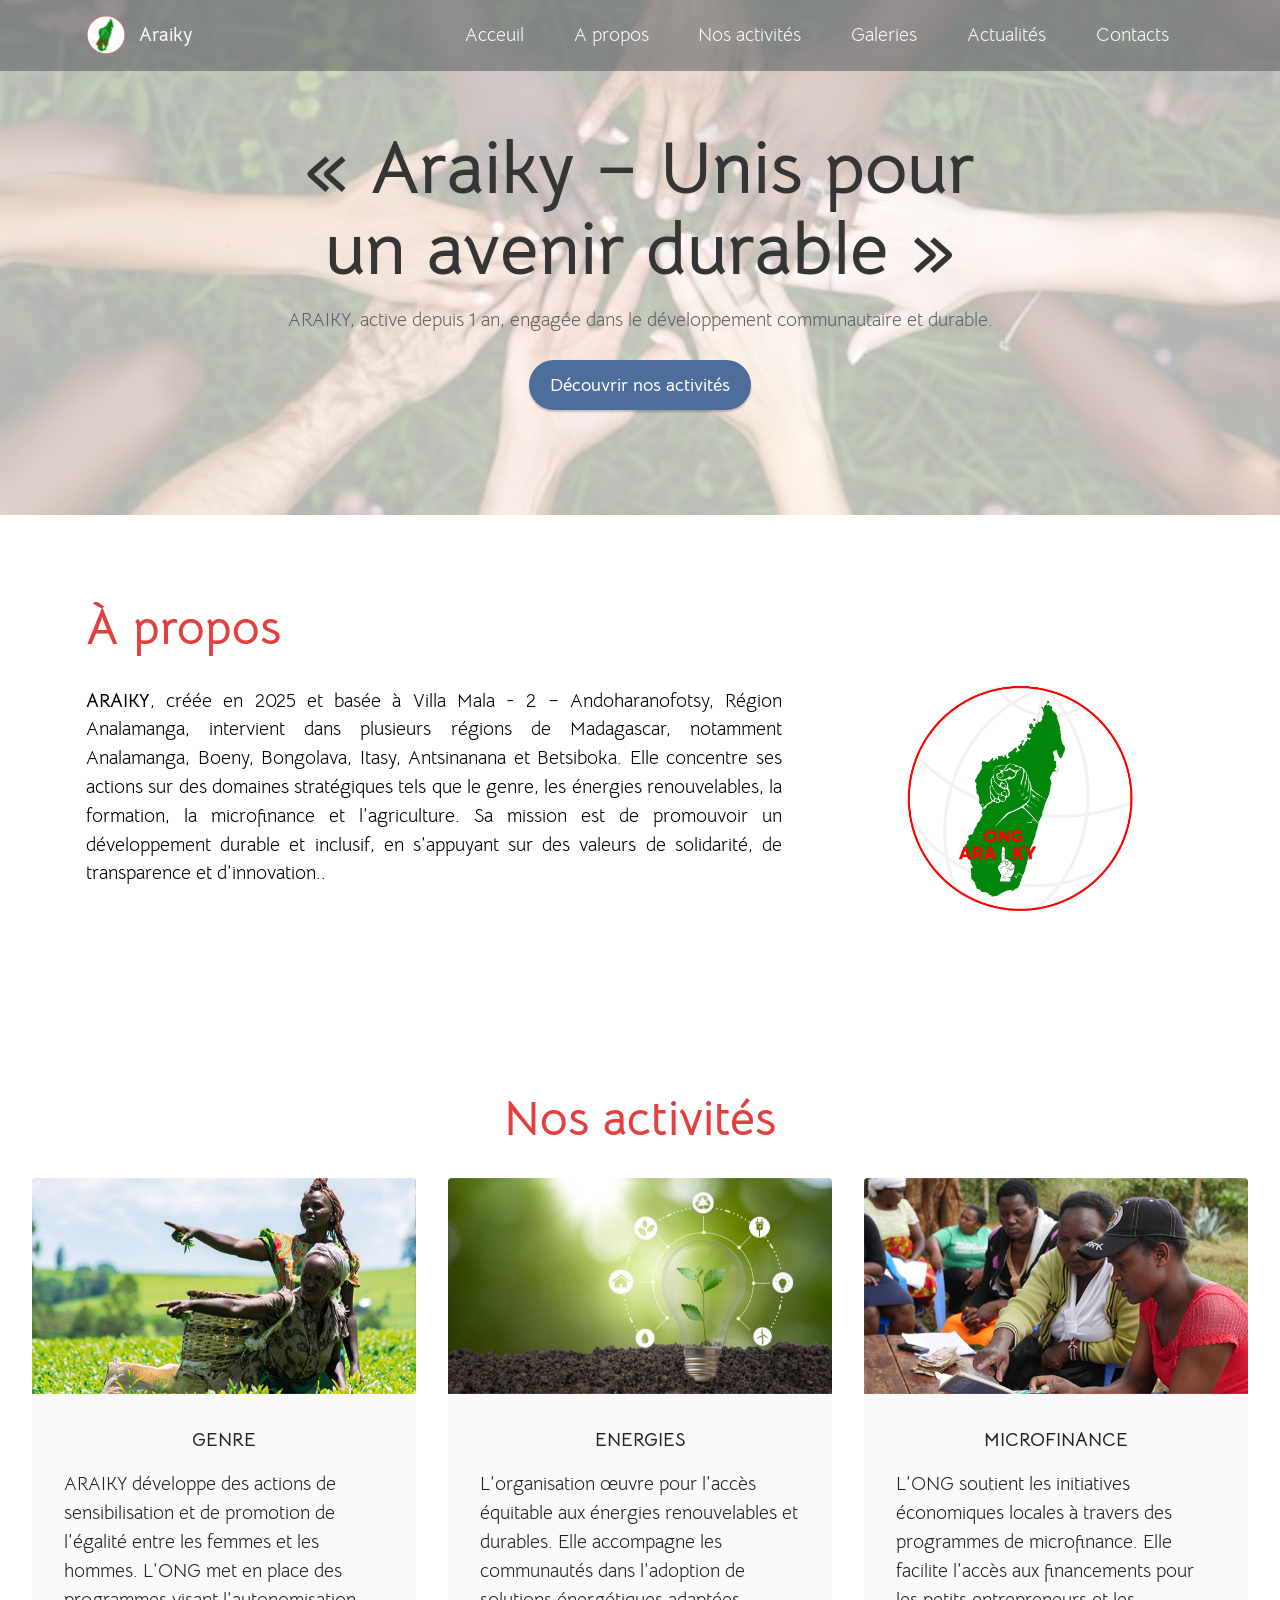
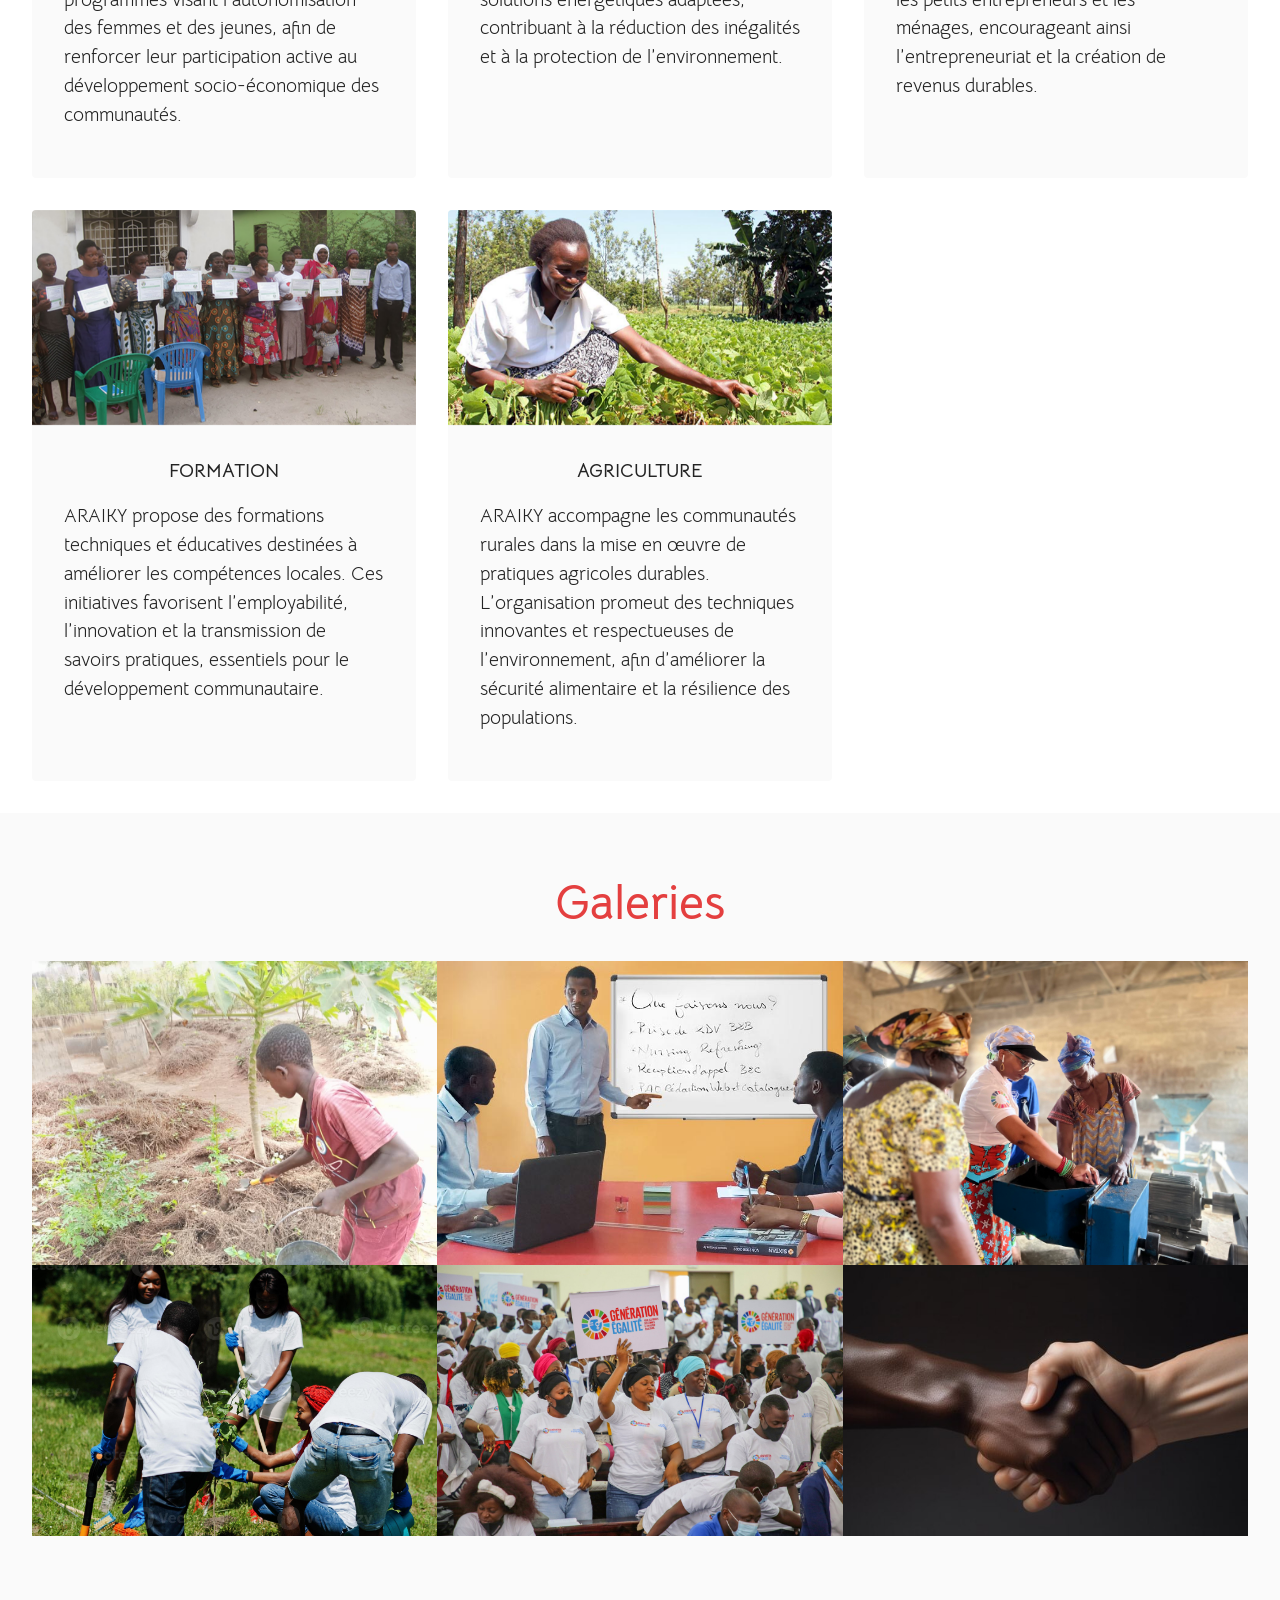
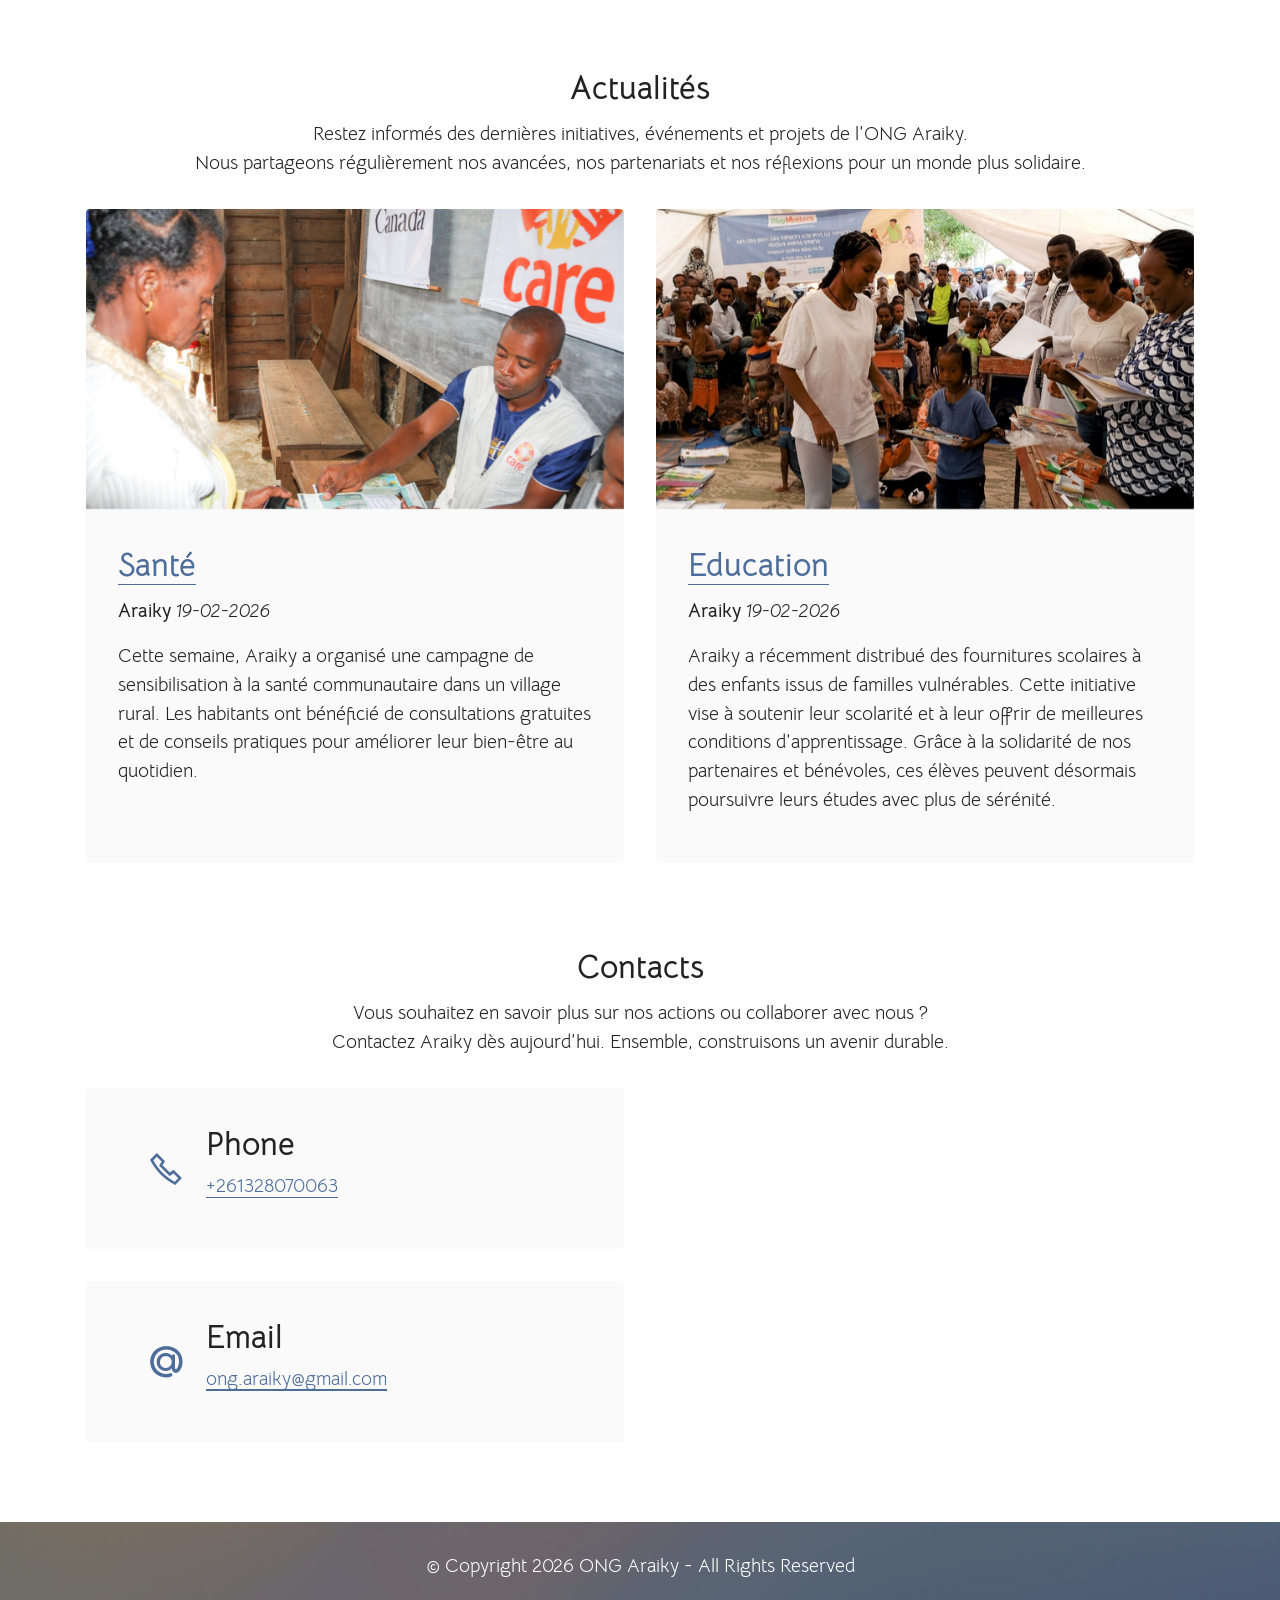
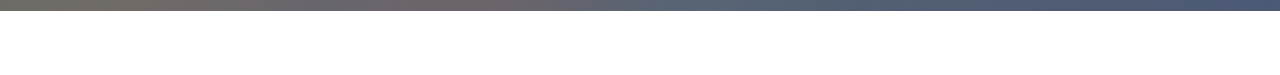
<file: index.html>
<!DOCTYPE html>
<html  >
<head>
  <!-- Site made with Mobirise Website Builder v6.1.5, https://mobirise.com -->
  <meta charset="UTF-8">
  <meta http-equiv="X-UA-Compatible" content="IE=edge">
  <meta name="generator" content="Mobirise v6.1.5, mobirise.com">
  <meta name="viewport" content="width=device-width, initial-scale=1, minimum-scale=1">
  <link rel="shortcut icon" href="assets/images/logo-araiky-transparent.png" type="image/x-icon">
  <meta name="description" content="">
  
  
  <title>Acceuil</title>
  <link rel="stylesheet" href="assets/web/assets/mobirise-icons2/mobirise2.css">
  <link rel="stylesheet" href="assets/bootstrap/css/bootstrap.min.css">
  <link rel="stylesheet" href="assets/animatecss/animate.css">
  <link rel="stylesheet" href="assets/dropdown/css/style.css">
  <link rel="stylesheet" href="assets/socicon/css/styles.css">
  <link rel="stylesheet" href="assets/theme/css/style.css">
  <link rel="preload" href="https://fonts.googleapis.com/css?family=Bellota+Text:300,300i,400,400i,700,700i&display=swap" as="style" onload="this.onload=null;this.rel='stylesheet'">
  <noscript><link rel="stylesheet" href="https://fonts.googleapis.com/css?family=Bellota+Text:300,300i,400,400i,700,700i&display=swap"></noscript>
  <link rel="preload" as="style" href="assets/mobirise/css/mbr-additional.css?v=8I8R9M"><link rel="stylesheet" href="assets/mobirise/css/mbr-additional.css?v=8I8R9M" type="text/css">

  
  
  
</head>
<body>
  
  <section data-bs-version="5.1" class="menu menu1 cid-sFGMsvHDIa" once="menu" id="menu1-1">
    

    <nav class="navbar navbar-dropdown navbar-expand-lg">
        <div class="container">
            <div class="navbar-brand">
                <span class="navbar-logo">
                    <a href="https://mobiri.se">
                        <img src="assets/images/logo-araiky-transparent-1.png" alt="Mobirise Website Builder" style="height: 3rem;">
                    </a>
                </span>
                <span class="navbar-caption-wrap"><a class="navbar-caption text-white display-7" href="https://mobiri.se">Araiky</a></span>
            </div>
            <button class="navbar-toggler" type="button" data-toggle="collapse" data-bs-toggle="collapse" data-target="#navbarSupportedContent" data-bs-target="#navbarSupportedContent" aria-controls="navbarNavAltMarkup" aria-expanded="false" aria-label="Toggle navigation">
                <div class="hamburger">
                    <span></span>
                    <span></span>
                    <span></span>
                    <span></span>
                </div>
            </button>
            <div class="collapse navbar-collapse" id="navbarSupportedContent">
                <ul class="navbar-nav nav-dropdown nav-right" data-app-modern-menu="true"><li class="nav-item"><a class="nav-link link text-white text-primary display-7" href="Acceuil.html#header1-0">Acceuil</a></li><li class="nav-item"><a class="nav-link link text-white text-primary display-7" href="index.html#features12-6">A propos</a></li>
                    <li class="nav-item"><a class="nav-link link text-white text-primary display-7" href="index.html#gallery3-4">Nos activités</a></li><li class="nav-item"><a class="nav-link link text-white text-primary display-7" href="index.html#gallery4-b">Galeries</a></li><li class="nav-item"><a class="nav-link link text-white text-primary display-7" href="index.html#content1-2">Actualités</a></li>
                    <li class="nav-item"><a class="nav-link link text-white text-primary display-7" href="index.html#footer7-8">Contacts</a>
                    </li></ul>
                
                
            </div>
        </div>
    </nav>
</section>

<section data-bs-version="5.1" class="header1 cid-sFGMfPD7iT" id="header1-0">

    

    <div class="mbr-overlay" style="opacity: 0.7; background-color: rgb(255, 255, 255);"></div>

    <div class="container">
        <div class="row justify-content-center">
            <div class="col-12 col-lg-8">
                <h1 class="mbr-section-title mbr-fonts-style mb-3 display-1"><strong>« Araiky – Unis pour un avenir durable »</strong></h1>
                
                <p class="mbr-text mbr-fonts-style display-7">ARAIKY, active depuis 1 an, engagée dans le développement communautaire et durable.<br></p>
                <div class="mbr-section-btn mt-3"><a class="btn btn-primary display-4" href="index.html#gallery4-b">Découvrir nos activités</a></div>
            </div>
        </div>
    </div>
</section>

<section data-bs-version="5.1" class="features11 cid-sFGOTvnvck" id="features12-6">

    
    
    <div class="container">
        <div class="row align-items-center">
            <div class="col-12 col-lg">
                <div class="card-wrapper">
                    <div class="card-box">
                        <h4 class="card-title mbr-fonts-style mb-4 display-2"><strong>À propos</strong></h4>
                        <p class="mbr-text mbr-fonts-style mb-4 display-7"><strong>ARAIKY</strong>, créée en 2025 et basée à Villa Mala - 2 – Andoharanofotsy, Région Analamanga, intervient dans plusieurs régions de Madagascar, notamment Analamanga, Boeny, Bongolava, Itasy, Antsinanana et Betsiboka. Elle concentre ses actions sur des domaines stratégiques tels que le genre, les énergies renouvelables, la formation, la microfinance et l’agriculture. Sa mission est de promouvoir un développement durable et inclusif, en s’appuyant sur des valeurs de solidarité, de transparence et d’innovation..<br><br><br><br></p>
                        
                        
                    </div>
                </div>
            </div>
            <div class="col-12 col-lg-4 md-pb">
                <div class="image-wrapper">
                    <img src="assets/images/logo-araiky-1.png" alt="Mobirise Website Builder">
                </div>
            </div>
        </div>
    </div>
</section>

<section data-bs-version="5.1" class="gallery3 cid-vbFAHdIgJz" id="gallery3-4">
    
    
    <div class="container-fluid">
        <div class="mbr-section-head">
            <h4 class="mbr-section-title mbr-fonts-style align-center mb-0 display-2">
                <strong>Nos activités</strong></h4>
            
        </div>
        <div class="row mt-4">
            
            <div class="item features-image col-12 col-md-6 col-lg-4 active">
                <div class="item-wrapper">
                    <div class="item-img">
                        <img src="assets/images/inclu.png" alt="" data-slide-to="0" data-bs-slide-to="0">
                    </div>
                    <div class="item-content">
                        <h5 class="item-title mbr-fonts-style display-7"><strong>GENRE</strong></h5>
                        
                        <p class="mbr-text mbr-fonts-style mt-3 display-7">ARAIKY développe des actions de sensibilisation et de promotion de l’égalité entre les femmes et les hommes. L’ONG met en place des programmes visant l’autonomisation des femmes et des jeunes, afin de renforcer leur participation active au développement socio-économique des communautés.<br></p>
                    </div>
                    
                </div>
            </div>
            <div class="item features-image col-12 col-md-6 col-lg-4">
                <div class="item-wrapper">
                    <div class="item-img">
                        <img src="assets/images/energie.jpg" alt="" data-slide-to="1" data-bs-slide-to="1">
                    </div>
                    <div class="item-content">
                        <h5 class="item-title mbr-fonts-style display-7"><strong>ENERGIES</strong></h5>
                        
                        <p class="mbr-text mbr-fonts-style mt-3 display-7">L’organisation œuvre pour l’accès équitable aux énergies renouvelables et durables. Elle accompagne les communautés dans l’adoption de solutions énergétiques adaptées, contribuant à la réduction des inégalités et à la protection de l’environnement.<br></p>
                    </div>
                    
                </div>
            </div>
            <div class="item features-image col-12 col-md-6 col-lg-4">
                <div class="item-wrapper">
                    <div class="item-img">
                        <img src="assets/images/microfin.png" alt="" title="" data-slide-to="2" data-bs-slide-to="2">
                    </div>
                    <div class="item-content">
                        <h5 class="item-title mbr-fonts-style display-7"><strong>MICROFINANCE</strong></h5>
                        
                        <p class="mbr-text mbr-fonts-style mt-3 display-7">L’ONG soutient les initiatives économiques locales à travers des programmes de microfinance. Elle facilite l’accès aux financements pour les petits entrepreneurs et les ménages, encourageant ainsi l’entrepreneuriat et la création de revenus durables.<br></p>
                    </div>
                    
                </div>
            </div><div class="item features-image col-12 col-md-6 col-lg-4">
                <div class="item-wrapper">
                    <div class="item-img">
                        <img src="assets/images/format.png" alt="" title="" data-slide-to="3" data-bs-slide-to="3">
                    </div>
                    <div class="item-content">
                        <h5 class="item-title mbr-fonts-style display-7"><strong>FORMATION</strong></h5>
                        
                        <p class="mbr-text mbr-fonts-style mt-3 display-7">ARAIKY propose des formations techniques et éducatives destinées à améliorer les compétences locales. Ces initiatives favorisent l’employabilité, l’innovation et la transmission de savoirs pratiques, essentiels pour le développement communautaire.<br></p>
                    </div>
                    
                </div>
            </div><div class="item features-image col-12 col-md-6 col-lg-4">
                <div class="item-wrapper">
                    <div class="item-img">
                        <img src="assets/images/agri.png" alt="" title="" data-slide-to="4" data-bs-slide-to="4">
                    </div>
                    <div class="item-content">
                        <h5 class="item-title mbr-fonts-style display-7"><strong>AGRICULTURE</strong></h5>
                        
                        <p class="mbr-text mbr-fonts-style mt-3 display-7">ARAIKY accompagne les communautés rurales dans la mise en œuvre de pratiques agricoles durables. L’organisation promeut des techniques innovantes et respectueuses de l’environnement, afin d’améliorer la sécurité alimentaire et la résilience des populations.<br></p>
                    </div>
                    
                </div>
            </div>
        </div>
    </div>
</section>

<section data-bs-version="5.1" class="gallery4 mbr-gallery cid-sFGSX04rSl" id="gallery4-b">
    

    

    <div class="container-fluid">
        <div class="mbr-section-head">
            <h3 class="mbr-section-title mbr-fonts-style align-center m-0 display-2"><strong>Galeries</strong></h3>
            
        </div>
        <div class="row mbr-gallery mt-4">
            <div class="col-12 col-md-6 col-lg-4 item gallery-image">
                <div class="item-wrapper" data-toggle="modal" data-bs-toggle="modal" data-target="#vf4kYavJyF-modal" data-bs-target="#vf4kYavJyF-modal">
                    <img class="w-100" src="assets/images/37ef01ee-b903-4f22-8502-04e2b8e76fda.jpeg" alt="" data-slide-to="0" data-bs-slide-to="0" data-target="#lb-vf4kYavJyF" data-bs-target="#lb-vf4kYavJyF">
                    <div class="icon-wrapper">
                        <span class="mobi-mbri mobi-mbri-search mbr-iconfont mbr-iconfont-btn"></span>
                    </div>
                </div>
                
            </div>
            <div class="col-12 col-md-6 col-lg-4 item gallery-image">
                <div class="item-wrapper" data-toggle="modal" data-bs-toggle="modal" data-target="#vf4kYavJyF-modal" data-bs-target="#vf4kYavJyF-modal">
                    <img class="w-100" src="assets/images/formationpro.jpg" alt="" data-slide-to="1" data-bs-slide-to="1" data-target="#lb-vf4kYavJyF" data-bs-target="#lb-vf4kYavJyF">
                    <div class="icon-wrapper">
                        <span class="mobi-mbri mobi-mbri-search mbr-iconfont mbr-iconfont-btn"></span>
                    </div>
                </div>
                
            </div>
            <div class="col-12 col-md-6 col-lg-4 item gallery-image">
                <div class="item-wrapper" data-toggle="modal" data-bs-toggle="modal" data-target="#vf4kYavJyF-modal" data-bs-target="#vf4kYavJyF-modal">
                    <img class="w-100" src="assets/images/53597784047-56539a16d4-k.jpg" alt="" data-slide-to="2" data-bs-slide-to="2" data-target="#lb-vf4kYavJyF" data-bs-target="#lb-vf4kYavJyF">
                    <div class="icon-wrapper">
                        <span class="mobi-mbri mobi-mbri-search mbr-iconfont mbr-iconfont-btn"></span>
                    </div>
                </div>
                
            </div>
            <div class="col-12 col-md-6 col-lg-4 item gallery-image">
                <div class="item-wrapper" data-toggle="modal" data-bs-toggle="modal" data-target="#vf4kYavJyF-modal" data-bs-target="#vf4kYavJyF-modal">
                    <img class="w-100" src="assets/images/group-of-happy-african-volunteers-planting-tree-in-park-africa-volunteering-charity-people-and-ecology-concept-photo.jpg" alt="" data-slide-to="3" data-bs-slide-to="3" data-target="#lb-vf4kYavJyF" data-bs-target="#lb-vf4kYavJyF">
                    <div class="icon-wrapper">
                        <span class="mobi-mbri mobi-mbri-search mbr-iconfont mbr-iconfont-btn"></span>
                    </div>
                </div>
                
            </div><div class="col-12 col-md-6 col-lg-4 item gallery-image">
                <div class="item-wrapper" data-toggle="modal" data-bs-toggle="modal" data-target="#vf4kYavJyF-modal" data-bs-target="#vf4kYavJyF-modal">
                    <img class="w-100" src="assets/images/ph.femmes-egalite-de-genre-scaled.jpg" alt="" data-slide-to="4" data-bs-slide-to="4" data-target="#lb-vf4kYavJyF" data-bs-target="#lb-vf4kYavJyF">
                    <div class="icon-wrapper">
                        <span class="mobi-mbri mobi-mbri-search mbr-iconfont mbr-iconfont-btn"></span>
                    </div>
                </div>
                
            </div><div class="col-12 col-md-6 col-lg-4 item gallery-image">
                <div class="item-wrapper" data-toggle="modal" data-bs-toggle="modal" data-target="#vf4kYavJyF-modal" data-bs-target="#vf4kYavJyF-modal">
                    <img class="w-100" src="assets/images/two-hands-shaking-with-one-another-664644.jpg" alt="" data-slide-to="5" data-bs-slide-to="5" data-target="#lb-vf4kYavJyF" data-bs-target="#lb-vf4kYavJyF">
                    <div class="icon-wrapper">
                        <span class="mobi-mbri mobi-mbri-search mbr-iconfont mbr-iconfont-btn"></span>
                    </div>
                </div>
                
            </div>
        </div>

        <div class="modal mbr-slider" tabindex="-1" role="dialog" aria-hidden="true" id="vf4kYavJyF-modal">
            <div class="modal-dialog" role="document">
                <div class="modal-content">
                    <div class="modal-body">
                        <div class="carousel slide" id="lb-vf4kYavJyF" data-interval="5000" data-bs-interval="5000">
                            <div class="carousel-inner">
                                <div class="carousel-item active">
                                    <img class="d-block w-100" src="assets/images/37ef01ee-b903-4f22-8502-04e2b8e76fda.jpeg" alt="Mobirise Website Builder">
                                </div>
                                <div class="carousel-item">
                                    <img class="d-block w-100" src="assets/images/formationpro.jpg" alt="Mobirise Website Builder">
                                </div>
                                <div class="carousel-item">
                                    <img class="d-block w-100" src="assets/images/53597784047-56539a16d4-k.jpg" alt="Mobirise Website Builder">
                                </div>
                                <div class="carousel-item">
                                    <img class="d-block w-100" src="assets/images/group-of-happy-african-volunteers-planting-tree-in-park-africa-volunteering-charity-people-and-ecology-concept-photo.jpg" alt="Mobirise Website Builder">
                                </div><div class="carousel-item">
                                    <img class="d-block w-100" src="assets/images/ph.femmes-egalite-de-genre-scaled.jpg" alt="Mobirise Website Builder">
                                </div><div class="carousel-item">
                                    <img class="d-block w-100" src="assets/images/two-hands-shaking-with-one-another-664644.jpg" alt="Mobirise Website Builder">
                                </div>
                            </div>
                            <ol class="carousel-indicators">
                                <li data-slide-to="0" data-bs-slide-to="0" class="active" data-target="#lb-vf4kYavJyF" data-bs-target="#lb-vf4kYavJyF"></li>
                                <li data-slide-to="1" data-bs-slide-to="1" data-target="#lb-vf4kYavJyF" data-bs-target="#lb-vf4kYavJyF"></li>
                                <li data-slide-to="2" data-bs-slide-to="2" data-target="#lb-vf4kYavJyF" data-bs-target="#lb-vf4kYavJyF"></li>
                                <li data-slide-to="3" data-bs-slide-to="3" data-target="#lb-vf4kYavJyF" data-bs-target="#lb-vf4kYavJyF"></li><li data-slide-to="4" data-bs-slide-to="4" data-target="#lb-vf4kYavJyF" data-bs-target="#lb-vf4kYavJyF"></li><li data-slide-to="5" data-bs-slide-to="5" data-target="#lb-vf4kYavJyF" data-bs-target="#lb-vf4kYavJyF"></li>
                            </ol>
                            <a role="button" href="" class="close" data-dismiss="modal" data-bs-dismiss="modal" aria-label="Close">
                            </a>
                            <a class="carousel-control-prev carousel-control" role="button" data-slide="prev" data-bs-slide="prev" href="#lb-vf4kYavJyF">
                                <span class="mobi-mbri mobi-mbri-arrow-prev" aria-hidden="true"></span>
                                <span class="sr-only visually-hidden">Previous</span>
                            </a>
                            <a class="carousel-control-next carousel-control" role="button" data-slide="next" data-bs-slide="next" href="#lb-vf4kYavJyF">
                                <span class="mobi-mbri mobi-mbri-arrow-next" aria-hidden="true"></span>
                                <span class="sr-only visually-hidden">Next</span>
                            </a>
                        </div>
                    </div>
                </div>
            </div>
        </div>
    </div>
</section>

<section data-bs-version="5.1" class="content1 cid-vbEWG5GuPE" id="content1-2">
    
    
    <div class="container">
        <div class="mbr-section-head">
            <h4 class="mbr-section-title mbr-fonts-style align-center mb-0 display-5"><strong>Actualités</strong></h4>
            <h5 class="mbr-section-subtitle mbr-fonts-style align-center mb-0 mt-2 display-7">Restez informés des dernières initiatives, événements et projets de l’ONG Araiky.<div>Nous partageons régulièrement nos avancées, nos partenariats et nos réflexions pour un monde plus solidaire.</div></h5>
        </div>
        <div class="row mt-4">
            <div class="item features-image col-12 col-md-6 col-lg-6">
                <div class="item-wrapper">
                    <div class="item-img">
                        <img src="assets/images/r.jpg" alt="Mobirise Website Builder" title="">
                    </div>
                    <div class="item-content">
                        <h5 class="item-title mbr-fonts-style display-5"><a href="#top" class="text-primary"><strong>Santé</strong></a></h5>
                        <h6 class="item-subtitle mbr-fonts-style mt-1 display-7"><strong>Araiky</strong><em> 19-02-2026</em></h6>
                        <p class="mbr-text mbr-fonts-style mt-3 display-7">Cette semaine, Araiky a organisé une campagne de sensibilisation à la santé communautaire dans un village rural. Les habitants ont bénéficié de consultations gratuites et de conseils pratiques pour améliorer leur bien-être au quotidien.</p>
                    </div>
                    
                </div>
            </div>
            <div class="item features-image col-12 col-md-6 col-lg-6">
                <div class="item-wrapper">
                    <div class="item-img">
                        <img src="assets/images/learning-packets-distribution-2.jpg" alt="Mobirise Website Builder" title="">
                    </div>
                    <div class="item-content">
                        <h5 class="item-title mbr-fonts-style display-5"><a href="#top" class="text-primary"><strong>Education</strong></a></h5>
                        <h6 class="item-subtitle mbr-fonts-style mt-1 display-7"><strong style="">Araiky</strong><em>&nbsp;19-02-2026</em></h6>
                        <p class="mbr-text mbr-fonts-style mt-3 display-7">Araiky a récemment distribué des fournitures scolaires à des enfants issus de familles vulnérables. Cette initiative vise à soutenir leur scolarité et à leur offrir de meilleures conditions d’apprentissage. Grâce à la solidarité de nos partenaires et bénévoles, ces élèves peuvent désormais poursuivre leurs études avec plus de sérénité.<br></p>
                    </div>
                    
                </div>
            </div>


        </div>
    </div>
</section>

<section data-bs-version="5.1" class="contacts3 map1 cid-vbF0S3ANHe" id="contacts3-3">

    

    
    
    <div class="container">
        <div class="mbr-section-head">
            <h3 class="mbr-section-title mbr-fonts-style align-center mb-0 display-5">
                <strong>Contacts</strong>
            </h3>
            <h4 class="mbr-section-subtitle mbr-fonts-style align-center mb-0 mt-2 display-7">Vous souhaitez en savoir plus sur nos actions ou collaborer avec nous ?<div>Contactez Araiky dès aujourd’hui. Ensemble, construisons un avenir durable.</div></h4>
        </div>
        <div class="row justify-content-center mt-4">
            <div class="card col-12 col-md-6">
                <div class="card-wrapper">
                    <div class="image-wrapper">
                        <span class="mbr-iconfont mobi-mbri-phone mobi-mbri"></span>
                    </div>
                    <div class="text-wrapper">
                        <h6 class="card-title mbr-fonts-style mb-1 display-5">
                            <strong>Phone</strong>
                        </h6>
                        <p class="mbr-text mbr-fonts-style display-7"><a href="tel:+261339191944" class="text-primary">+261328070063</a></p>
                    </div>
                </div>
                <div class="card-wrapper">
                    <div class="image-wrapper">
                        <span class="mbr-iconfont socicon-mailru socicon"></span>
                    </div>
                    <div class="text-wrapper">
                        <h6 class="card-title mbr-fonts-style mb-1 display-5">
                            <strong>Email</strong>
                        </h6>
                        <p class="mbr-text mbr-fonts-style display-7"><a href="mailto:info@site.com" class="text-primary">ong.araiky@gmail.com</a>
                        </p>
                    </div>
                </div>
            </div>
            <div class="map-wrapper col-12 col-md-6">
                <div class="google-map"><iframe frameborder="0" style="border:0" src="https://www.google.com/maps/embed?pb=!1m18!1m12!1m3!1d16368.898148384329!2d47.54153249999999!3d-18.979877799999997!2m3!1f0!2f0!3f0!3m2!1i1024!2i768!4f13.1!3m3!1m2!1s0x21f07c096cf5c1b5%3A0x41a521ac4e9bcac6!2sAndoharanofotsy%2C%20Tananarive!5e1!3m2!1sfr!2smg!4v1774613115405!5m2!1sfr!2smg" allowfullscreen=""></iframe></div>
            </div>
        </div>
    </div>
</section>

<section data-bs-version="5.1" class="footer7 cid-sFGSOnwtIp" once="footers" id="footer7-8">

    

    <div class="mbr-overlay" style="opacity: 0.6; background-color: rgb(35, 35, 35);"></div>

    <div class="container">
        <div class="media-container-row align-center mbr-white">
            <div class="col-12">
                <p class="mbr-text mb-0 mbr-fonts-style display-7">
                    © Copyright 2026 ONG Araiky - All Rights Reserved
                </p>
            </div>
        </div>
    </div>
</section><section class="display-7" style="padding: 0;align-items: center;justify-content: center;flex-wrap: wrap;    align-content: center;display: flex;position: relative;height: 4rem;"><a href="https://mobiri.se/" style="flex: 1 1;height: 4rem;position: absolute;width: 100%;z-index: 1;"><img alt="" style="height: 4rem;" src="[data-uri]"></a><p style="margin: 0;text-align: center;" class="display-7">&#8204;</p><a style="z-index:1" href="https://mobirise.com/builder/ai-website-generator.html">AI Website Generator</a></section><script src="assets/bootstrap/js/bootstrap.bundle.min.js"></script>  <script src="assets/smoothscroll/smooth-scroll.js"></script>  <script src="assets/ytplayer/index.js"></script>  <script src="assets/dropdown/js/navbar-dropdown.js"></script>  <script src="assets/theme/js/script.js"></script>  
  
  
 <div id="scrollToTop" class="scrollToTop mbr-arrow-up"><a style="text-align: center;"><i class="mbr-arrow-up-icon mbr-arrow-up-icon-cm cm-icon cm-icon-smallarrow-up"></i></a></div>
    <input name="animation" type="hidden">
  </body>
</html>
</file>
<file: assets/web/assets/mobirise-icons2/mobirise2.css>
@font-face {
  font-family: 'Moririse2';
  font-display: swap;
  src:  url('mobirise2.eot?f2bix4');
  src:  url('mobirise2.eot?f2bix4#iefix') format('embedded-opentype'),
    url('mobirise2.woff2?f2bix4') format('woff2'),
    url('mobirise2.woff?f2bix4') format('woff'),
    url('mobirise2.ttf?f2bix4') format('truetype'),
    url('mobirise2.svg?f2bix4#mobirise2') format('svg');
  font-weight: normal;
  font-style: normal;
}

[class^="mobi-"], [class*=" mobi-"] {
  /* use !important to prevent issues with browser extensions that change fonts */
  font-family: 'Moririse2' !important;
  speak: none;
  font-style: normal;
  font-weight: normal;
  font-variant: normal;
  text-transform: none;
  line-height: 1;

  /* Better Font Rendering =========== */
  -webkit-font-smoothing: antialiased;
  -moz-osx-font-smoothing: grayscale;
}

.mobi-mbri-add-submenu:before {
  content: "\e900";
}
.mobi-mbri-alert:before {
  content: "\e901";
}
.mobi-mbri-align-center:before {
  content: "\e902";
}
.mobi-mbri-align-justify:before {
  content: "\e903";
}
.mobi-mbri-align-left:before {
  content: "\e904";
}
.mobi-mbri-align-right:before {
  content: "\e905";
}
.mobi-mbri-android:before {
  content: "\e906";
}
.mobi-mbri-apple:before {
  content: "\e907";
}
.mobi-mbri-arrow-down:before {
  content: "\e908";
}
.mobi-mbri-arrow-next:before {
  content: "\e909";
}
.mobi-mbri-arrow-prev:before {
  content: "\e90a";
}
.mobi-mbri-arrow-up:before {
  content: "\e90b";
}
.mobi-mbri-bold:before {
  content: "\e90c";
}
.mobi-mbri-bookmark:before {
  content: "\e90d";
}
.mobi-mbri-bootstrap:before {
  content: "\e90e";
}
.mobi-mbri-briefcase:before {
  content: "\e90f";
}
.mobi-mbri-browse:before {
  content: "\e910";
}
.mobi-mbri-bulleted-list:before {
  content: "\e911";
}
.mobi-mbri-calendar:before {
  content: "\e912";
}
.mobi-mbri-camera:before {
  content: "\e913";
}
.mobi-mbri-cart-add:before {
  content: "\e914";
}
.mobi-mbri-cart-full:before {
  content: "\e915";
}
.mobi-mbri-cash:before {
  content: "\e916";
}
.mobi-mbri-change-style:before {
  content: "\e917";
}
.mobi-mbri-chat:before {
  content: "\e918";
}
.mobi-mbri-clock:before {
  content: "\e919";
}
.mobi-mbri-close:before {
  content: "\e91a";
}
.mobi-mbri-cloud:before {
  content: "\e91b";
}
.mobi-mbri-code:before {
  content: "\e91c";
}
.mobi-mbri-contact-form:before {
  content: "\e91d";
}
.mobi-mbri-credit-card:before {
  content: "\e91e";
}
.mobi-mbri-cursor-click:before {
  content: "\e91f";
}
.mobi-mbri-cust-feedback:before {
  content: "\e920";
}
.mobi-mbri-database:before {
  content: "\e921";
}
.mobi-mbri-delivery:before {
  content: "\e922";
}
.mobi-mbri-desktop:before {
  content: "\e923";
}
.mobi-mbri-devices:before {
  content: "\e924";
}
.mobi-mbri-down:before {
  content: "\e925";
}
.mobi-mbri-download-2:before {
  content: "\e926";
}
.mobi-mbri-download:before {
  content: "\e927";
}
.mobi-mbri-drag-n-drop-2:before {
  content: "\e928";
}
.mobi-mbri-drag-n-drop:before {
  content: "\e929";
}
.mobi-mbri-edit-2:before {
  content: "\e92a";
}
.mobi-mbri-edit:before {
  content: "\e92b";
}
.mobi-mbri-error:before {
  content: "\e92c";
}
.mobi-mbri-extension:before {
  content: "\e92d";
}
.mobi-mbri-features:before {
  content: "\e92e";
}
.mobi-mbri-file:before {
  content: "\e92f";
}
.mobi-mbri-flag:before {
  content: "\e930";
}
.mobi-mbri-folder:before {
  content: "\e931";
}
.mobi-mbri-gift:before {
  content: "\e932";
}
.mobi-mbri-github:before {
  content: "\e933";
}
.mobi-mbri-globe-2:before {
  content: "\e934";
}
.mobi-mbri-globe:before {
  content: "\e935";
}
.mobi-mbri-growing-chart:before {
  content: "\e936";
}
.mobi-mbri-hearth:before {
  content: "\e937";
}
.mobi-mbri-help:before {
  content: "\e938";
}
.mobi-mbri-home:before {
  content: "\e939";
}
.mobi-mbri-hot-cup:before {
  content: "\e93a";
}
.mobi-mbri-idea:before {
  content: "\e93b";
}
.mobi-mbri-image-gallery:before {
  content: "\e93c";
}
.mobi-mbri-image-slider:before {
  content: "\e93d";
}
.mobi-mbri-info:before {
  content: "\e93e";
}
.mobi-mbri-italic:before {
  content: "\e93f";
}
.mobi-mbri-key:before {
  content: "\e940";
}
.mobi-mbri-laptop:before {
  content: "\e941";
}
.mobi-mbri-layers:before {
  content: "\e942";
}
.mobi-mbri-left-right:before {
  content: "\e943";
}
.mobi-mbri-left:before {
  content: "\e944";
}
.mobi-mbri-letter:before {
  content: "\e945";
}
.mobi-mbri-like:before {
  content: "\e946";
}
.mobi-mbri-link:before {
  content: "\e947";
}
.mobi-mbri-lock:before {
  content: "\e948";
}
.mobi-mbri-login:before {
  content: "\e949";
}
.mobi-mbri-logout:before {
  content: "\e94a";
}
.mobi-mbri-magic-stick:before {
  content: "\e94b";
}
.mobi-mbri-map-pin:before {
  content: "\e94c";
}
.mobi-mbri-menu:before {
  content: "\e94d";
}
.mobi-mbri-mobile-2:before {
  content: "\e94e";
}
.mobi-mbri-mobile-horizontal:before {
  content: "\e94f";
}
.mobi-mbri-mobile:before {
  content: "\e950";
}
.mobi-mbri-mobirise:before {
  content: "\e951";
}
.mobi-mbri-more-horizontal:before {
  content: "\e952";
}
.mobi-mbri-more-vertical:before {
  content: "\e953";
}
.mobi-mbri-music:before {
  content: "\e954";
}
.mobi-mbri-new-file:before {
  content: "\e955";
}
.mobi-mbri-numbered-list:before {
  content: "\e956";
}
.mobi-mbri-opened-folder:before {
  content: "\e957";
}
.mobi-mbri-pages:before {
  content: "\e958";
}
.mobi-mbri-paper-plane:before {
  content: "\e959";
}
.mobi-mbri-paperclip:before {
  content: "\e95a";
}
.mobi-mbri-phone:before {
  content: "\e95b";
}
.mobi-mbri-photo:before {
  content: "\e95c";
}
.mobi-mbri-photos:before {
  content: "\e95d";
}
.mobi-mbri-pin:before {
  content: "\e95e";
}
.mobi-mbri-play:before {
  content: "\e95f";
}
.mobi-mbri-plus:before {
  content: "\e960";
}
.mobi-mbri-preview:before {
  content: "\e961";
}
.mobi-mbri-print:before {
  content: "\e962";
}
.mobi-mbri-protect:before {
  content: "\e963";
}
.mobi-mbri-question:before {
  content: "\e964";
}
.mobi-mbri-quote-left:before {
  content: "\e965";
}
.mobi-mbri-quote-right:before {
  content: "\e966";
}
.mobi-mbri-redo:before {
  content: "\e967";
}
.mobi-mbri-refresh:before {
  content: "\e968";
}
.mobi-mbri-responsive-2:before {
  content: "\e969";
}
.mobi-mbri-responsive:before {
  content: "\e96a";
}
.mobi-mbri-right:before {
  content: "\e96b";
}
.mobi-mbri-rocket:before {
  content: "\e96c";
}
.mobi-mbri-sad-face:before {
  content: "\e96d";
}
.mobi-mbri-sale:before {
  content: "\e96e";
}
.mobi-mbri-save:before {
  content: "\e96f";
}
.mobi-mbri-search:before {
  content: "\e970";
}
.mobi-mbri-setting-2:before {
  content: "\e971";
}
.mobi-mbri-setting-3:before {
  content: "\e972";
}
.mobi-mbri-setting:before {
  content: "\e973";
}
.mobi-mbri-share:before {
  content: "\e974";
}
.mobi-mbri-shopping-bag:before {
  content: "\e975";
}
.mobi-mbri-shopping-basket:before {
  content: "\e976";
}
.mobi-mbri-shopping-cart:before {
  content: "\e977";
}
.mobi-mbri-sites:before {
  content: "\e978";
}
.mobi-mbri-smile-face:before {
  content: "\e979";
}
.mobi-mbri-speed:before {
  content: "\e97a";
}
.mobi-mbri-star:before {
  content: "\e97b";
}
.mobi-mbri-success:before {
  content: "\e97c";
}
.mobi-mbri-sun:before {
  content: "\e97d";
}
.mobi-mbri-sun2:before {
  content: "\e97e";
}
.mobi-mbri-tablet-vertical:before {
  content: "\e97f";
}
.mobi-mbri-tablet:before {
  content: "\e980";
}
.mobi-mbri-target:before {
  content: "\e981";
}
.mobi-mbri-timer:before {
  content: "\e982";
}
.mobi-mbri-to-ftp:before {
  content: "\e983";
}
.mobi-mbri-to-local-drive:before {
  content: "\e984";
}
.mobi-mbri-touch-swipe:before {
  content: "\e985";
}
.mobi-mbri-touch:before {
  content: "\e986";
}
.mobi-mbri-trash:before {
  content: "\e987";
}
.mobi-mbri-underline:before {
  content: "\e988";
}
.mobi-mbri-undo:before {
  content: "\e989";
}
.mobi-mbri-unlink:before {
  content: "\e98a";
}
.mobi-mbri-unlock:before {
  content: "\e98b";
}
.mobi-mbri-up-down:before {
  content: "\e98c";
}
.mobi-mbri-up:before {
  content: "\e98d";
}
.mobi-mbri-update:before {
  content: "\e98e";
}
.mobi-mbri-upload-2:before {
  content: "\e98f";
}
.mobi-mbri-upload:before {
  content: "\e990";
}
.mobi-mbri-user-2:before {
  content: "\e991";
}
.mobi-mbri-user:before {
  content: "\e992";
}
.mobi-mbri-users:before {
  content: "\e993";
}
.mobi-mbri-video-play:before {
  content: "\e994";
}
.mobi-mbri-video:before {
  content: "\e995";
}
.mobi-mbri-watch:before {
  content: "\e996";
}
.mobi-mbri-website-theme-2:before {
  content: "\e997";
}
.mobi-mbri-website-theme:before {
  content: "\e998";
}
.mobi-mbri-wifi:before {
  content: "\e999";
}
.mobi-mbri-windows:before {
  content: "\e99a";
}
.mobi-mbri-zoom-in:before {
  content: "\e99b";
}
.mobi-mbri-zoom-out:before {
  content: "\e99c";
}
</file>
<file: assets/dropdown/css/style.css>
.navbar-dropdown {
  left: 0;
  padding: 0;
  position: absolute;
  right: 0;
  top: 0;
  transition: all 0.45s ease;
  z-index: 1030;
  background: #282828; }
  .navbar-dropdown .navbar-logo {
    margin-right: 0.8rem;
    transition: margin 0.3s ease-in-out;
    vertical-align: middle; }
    .navbar-dropdown .navbar-logo img {
      height: 3.125rem;
      transition: all 0.3s ease-in-out; }
    .navbar-dropdown .navbar-logo.mbr-iconfont {
      font-size: 3.125rem;
      line-height: 3.125rem; }
  .navbar-dropdown .navbar-caption {
    font-weight: 700;
    white-space: normal;
    vertical-align: -4px;
    line-height: 3.125rem !important; }
    .navbar-dropdown .navbar-caption, .navbar-dropdown .navbar-caption:hover {
      color: inherit;
      text-decoration: none; }
  .navbar-dropdown .mbr-iconfont + .navbar-caption {
    vertical-align: -1px; }
  .navbar-dropdown.navbar-fixed-top {
    position: fixed; }
  .navbar-dropdown .navbar-brand span {
    vertical-align: -4px; }
  .navbar-dropdown.bg-color.transparent {
    background: none; }
  .navbar-dropdown.navbar-short .navbar-brand {
    padding: 0.625rem 0; }
    .navbar-dropdown.navbar-short .navbar-brand span {
      vertical-align: -1px; }
  .navbar-dropdown.navbar-short .navbar-caption {
    line-height: 2.375rem !important;
    vertical-align: -2px; }
  .navbar-dropdown.navbar-short .navbar-logo {
    margin-right: 0.5rem; }
    .navbar-dropdown.navbar-short .navbar-logo img {
      height: 2.375rem; }
    .navbar-dropdown.navbar-short .navbar-logo.mbr-iconfont {
      font-size: 2.375rem;
      line-height: 2.375rem; }
  .navbar-dropdown.navbar-short .mbr-table-cell {
    height: 3.625rem; }
  .navbar-dropdown .navbar-close {
    left: 0.6875rem;
    position: fixed;
    top: 0.75rem;
    z-index: 1000; }
  .navbar-dropdown .hamburger-icon {
    content: "";
    display: inline-block;
    vertical-align: middle;
    width: 16px;
    -webkit-box-shadow: 0 -6px 0 1px #282828,0 0 0 1px #282828,0 6px 0 1px #282828;
    -moz-box-shadow: 0 -6px 0 1px #282828,0 0 0 1px #282828,0 6px 0 1px #282828;
    box-shadow: 0 -6px 0 1px #282828,0 0 0 1px #282828,0 6px 0 1px #282828; }

.dropdown-menu .dropdown-toggle[data-toggle="dropdown-submenu"]::after {
  border-bottom: 0.35em solid transparent;
  border-left: 0.35em solid;
  border-right: 0;
  border-top: 0.35em solid transparent;
  margin-left: 0.3rem; }

.dropdown-menu .dropdown-item:focus {
  outline: 0; }

.nav-dropdown {
  font-size: 0.75rem;
  font-weight: 500;
  height: auto !important; }
  .nav-dropdown .nav-btn {
    padding-left: 1rem; }
  .nav-dropdown .link {
    margin: .667em 1.667em;
    font-weight: 500;
    padding: 0;
    transition: color .2s ease-in-out; }
    .nav-dropdown .link.dropdown-toggle {
      margin-right: 2.583em; }
      .nav-dropdown .link.dropdown-toggle::after {
        margin-left: .25rem;
        border-top: 0.35em solid;
        border-right: 0.35em solid transparent;
        border-left: 0.35em solid transparent;
        border-bottom: 0; }
      .nav-dropdown .link.dropdown-toggle[aria-expanded="true"] {
        margin: 0;
        padding: 0.667em 3.263em  0.667em 1.667em; }
  .nav-dropdown .link::after,
  .nav-dropdown .dropdown-item::after {
    color: inherit; }
  .nav-dropdown .btn {
    font-size: 0.75rem;
    font-weight: 700;
    letter-spacing: 0;
    margin-bottom: 0;
    padding-left: 1.25rem;
    padding-right: 1.25rem; }
  .nav-dropdown .dropdown-menu {
    border-radius: 0;
    border: 0;
    left: 0;
    margin: 0;
    padding-bottom: 1.25rem;
    padding-top: 1.25rem;
    position: relative; }
  .nav-dropdown .dropdown-submenu {
    margin-left: 0.125rem;
    top: 0; }
  .nav-dropdown .dropdown-item {
    font-weight: 500;
    line-height: 2;
    padding: 0.3846em 4.615em 0.3846em 1.5385em;
    position: relative;
    transition: color .2s ease-in-out, background-color .2s ease-in-out; }
    .nav-dropdown .dropdown-item::after {
      margin-top: -0.3077em;
      position: absolute;
      right: 1.1538em;
      top: 50%; }
    .nav-dropdown .dropdown-item:focus, .nav-dropdown .dropdown-item:hover {
      background: none; }

@media (max-width: 767px) {
  .nav-dropdown.navbar-toggleable-sm {
    bottom: 0;
    display: none;
    left: 0;
    overflow-x: hidden;
    position: fixed;
    top: 0;
    transform: translateX(-100%);
    -ms-transform: translateX(-100%);
    -webkit-transform: translateX(-100%);
    width: 18.75rem;
    z-index: 999; } }
.nav-dropdown.navbar-toggleable-xl {
  bottom: 0;
  display: none;
  left: 0;
  overflow-x: hidden;
  position: fixed;
  top: 0;
  transform: translateX(-100%);
  -ms-transform: translateX(-100%);
  -webkit-transform: translateX(-100%);
  width: 18.75rem;
  z-index: 999; }

.nav-dropdown-sm {
  display: block !important;
  overflow-x: hidden;
  overflow: auto;
  padding-top: 3.875rem; }
  .nav-dropdown-sm::after {
    content: "";
    display: block;
    height: 3rem;
    width: 100%; }
  .nav-dropdown-sm.collapse.in ~ .navbar-close {
    display: block !important; }
  .nav-dropdown-sm.collapsing, .nav-dropdown-sm.collapse.in {
    transform: translateX(0);
    -ms-transform: translateX(0);
    -webkit-transform: translateX(0);
    transition: all 0.25s ease-out;
    -webkit-transition: all 0.25s ease-out;
    background: #282828; }
  .nav-dropdown-sm.collapsing[aria-expanded="false"] {
    transform: translateX(-100%);
    -ms-transform: translateX(-100%);
    -webkit-transform: translateX(-100%); }
  .nav-dropdown-sm .nav-item {
    display: block;
    margin-left: 0 !important;
    padding-left: 0; }
  .nav-dropdown-sm .link,
  .nav-dropdown-sm .dropdown-item {
    border-top: 1px dotted rgba(255, 255, 255, 0.1);
    font-size: 0.8125rem;
    line-height: 1.6;
    margin: 0 !important;
    padding: 0.875rem 2.4rem 0.875rem 1.5625rem !important;
    position: relative;
    white-space: normal; }
    .nav-dropdown-sm .link:focus, .nav-dropdown-sm .link:hover,
    .nav-dropdown-sm .dropdown-item:focus,
    .nav-dropdown-sm .dropdown-item:hover {
      background: rgba(0, 0, 0, 0.2) !important;
      color: #c0a375; }
  .nav-dropdown-sm .nav-btn {
    position: relative;
    padding: 1.5625rem 1.5625rem 0 1.5625rem; }
    .nav-dropdown-sm .nav-btn::before {
      border-top: 1px dotted rgba(255, 255, 255, 0.1);
      content: "";
      left: 0;
      position: absolute;
      top: 0;
      width: 100%; }
    .nav-dropdown-sm .nav-btn + .nav-btn {
      padding-top: 0.625rem; }
      .nav-dropdown-sm .nav-btn + .nav-btn::before {
        display: none; }
  .nav-dropdown-sm .btn {
    padding: 0.625rem 0; }
  .nav-dropdown-sm .dropdown-toggle[data-toggle="dropdown-submenu"]::after {
    margin-left: .25rem;
    border-top: 0.35em solid;
    border-right: 0.35em solid transparent;
    border-left: 0.35em solid transparent;
    border-bottom: 0; }
  .nav-dropdown-sm .dropdown-toggle[data-toggle="dropdown-submenu"][aria-expanded="true"]::after {
    border-top: 0;
    border-right: 0.35em solid transparent;
    border-left: 0.35em solid transparent;
    border-bottom: 0.35em solid; }
  .nav-dropdown-sm .dropdown-menu {
    margin: 0;
    padding: 0;
    position: relative;
    top: 0;
    left: 0;
    width: 100%;
    border: 0;
    float: none;
    border-radius: 0;
    background: none; }
  .nav-dropdown-sm .dropdown-submenu {
    left: 100%;
    margin-left: 0.125rem;
    margin-top: -1.25rem;
    top: 0; }

.navbar-toggleable-sm .nav-dropdown .dropdown-menu {
  position: absolute; }

.navbar-toggleable-sm .nav-dropdown .dropdown-submenu {
  left: 100%;
  margin-left: 0.125rem;
  margin-top: -1.25rem;
  top: 0; }

.navbar-toggleable-sm.opened .nav-dropdown .dropdown-menu {
  position: relative; }

.navbar-toggleable-sm.opened .nav-dropdown .dropdown-submenu {
  left: 0;
  margin-left: 00rem;
  margin-top: 0rem;
  top: 0; }

.is-builder .nav-dropdown.collapsing {
  transition: none !important; }
</file>
<file: assets/socicon/css/styles.css>
@charset "UTF-8";

@font-face {
  font-family: 'Socicon';
  src:  url('../fonts/socicon.eot');
  src:  url('../fonts/socicon.eot?#iefix') format('embedded-opentype'),
    url('../fonts/socicon.woff2') format('woff2'),
    url('../fonts/socicon.ttf') format('truetype'),
    url('../fonts/socicon.woff') format('woff'),
    url('../fonts/socicon.svg#socicon') format('svg');
  font-weight: normal;
  font-style: normal;
  font-display: swap;
}

[data-icon]:before {
  font-family: "socicon" !important;
  content: attr(data-icon);
  font-style: normal !important;
  font-weight: normal !important;
  font-variant: normal !important;
  text-transform: none !important;
  speak: none;
  line-height: 1;
  -webkit-font-smoothing: antialiased;
  -moz-osx-font-smoothing: grayscale;
}

[class^="socicon-"], [class*=" socicon-"] {
  /* use !important to prevent issues with browser extensions that change fonts */
  font-family: 'Socicon' !important;
  speak: none;
  font-style: normal;
  font-weight: normal;
  font-variant: normal;
  text-transform: none;
  line-height: 1;

  /* Better Font Rendering =========== */
  -webkit-font-smoothing: antialiased;
  -moz-osx-font-smoothing: grayscale;
}

.socicon-500px:before {
  content: "\e000";
}
.socicon-8tracks:before {
  content: "\e001";
}
.socicon-airbnb:before {
  content: "\e002";
}
.socicon-alliance:before {
  content: "\e003";
}
.socicon-amazon:before {
  content: "\e004";
}
.socicon-amplement:before {
  content: "\e005";
}
.socicon-android:before {
  content: "\e006";
}
.socicon-angellist:before {
  content: "\e007";
}
.socicon-apple:before {
  content: "\e008";
}
.socicon-appnet:before {
  content: "\e009";
}
.socicon-baidu:before {
  content: "\e00a";
}
.socicon-bandcamp:before {
  content: "\e00b";
}
.socicon-battlenet:before {
  content: "\e00c";
}
.socicon-mixer:before {
  content: "\e00d";
}
.socicon-bebee:before {
  content: "\e00e";
}
.socicon-bebo:before {
  content: "\e00f";
}
.socicon-behance:before {
  content: "\e010";
}
.socicon-blizzard:before {
  content: "\e011";
}
.socicon-blogger:before {
  content: "\e012";
}
.socicon-buffer:before {
  content: "\e013";
}
.socicon-chrome:before {
  content: "\e014";
}
.socicon-coderwall:before {
  content: "\e015";
}
.socicon-curse:before {
  content: "\e016";
}
.socicon-dailymotion:before {
  content: "\e017";
}
.socicon-deezer:before {
  content: "\e018";
}
.socicon-delicious:before {
  content: "\e019";
}
.socicon-deviantart:before {
  content: "\e01a";
}
.socicon-diablo:before {
  content: "\e01b";
}
.socicon-digg:before {
  content: "\e01c";
}
.socicon-discord:before {
  content: "\e01d";
}
.socicon-disqus:before {
  content: "\e01e";
}
.socicon-douban:before {
  content: "\e01f";
}
.socicon-draugiem:before {
  content: "\e020";
}
.socicon-dribbble:before {
  content: "\e021";
}
.socicon-drupal:before {
  content: "\e022";
}
.socicon-ebay:before {
  content: "\e023";
}
.socicon-ello:before {
  content: "\e024";
}
.socicon-endomodo:before {
  content: "\e025";
}
.socicon-envato:before {
  content: "\e026";
}
.socicon-etsy:before {
  content: "\e027";
}
.socicon-facebook:before {
  content: "\e028";
}
.socicon-feedburner:before {
  content: "\e029";
}
.socicon-filmweb:before {
  content: "\e02a";
}
.socicon-firefox:before {
  content: "\e02b";
}
.socicon-flattr:before {
  content: "\e02c";
}
.socicon-flickr:before {
  content: "\e02d";
}
.socicon-formulr:before {
  content: "\e02e";
}
.socicon-forrst:before {
  content: "\e02f";
}
.socicon-foursquare:before {
  content: "\e030";
}
.socicon-friendfeed:before {
  content: "\e031";
}
.socicon-github:before {
  content: "\e032";
}
.socicon-goodreads:before {
  content: "\e033";
}
.socicon-google:before {
  content: "\e034";
}
.socicon-googlescholar:before {
  content: "\e035";
}
.socicon-googlegroups:before {
  content: "\e036";
}
.socicon-googlephotos:before {
  content: "\e037";
}
.socicon-googleplus:before {
  content: "\e038";
}
.socicon-grooveshark:before {
  content: "\e039";
}
.socicon-hackerrank:before {
  content: "\e03a";
}
.socicon-hearthstone:before {
  content: "\e03b";
}
.socicon-hellocoton:before {
  content: "\e03c";
}
.socicon-heroes:before {
  content: "\e03d";
}
.socicon-smashcast:before {
  content: "\e03e";
}
.socicon-horde:before {
  content: "\e03f";
}
.socicon-houzz:before {
  content: "\e040";
}
.socicon-icq:before {
  content: "\e041";
}
.socicon-identica:before {
  content: "\e042";
}
.socicon-imdb:before {
  content: "\e043";
}
.socicon-instagram:before {
  content: "\e044";
}
.socicon-issuu:before {
  content: "\e045";
}
.socicon-istock:before {
  content: "\e046";
}
.socicon-itunes:before {
  content: "\e047";
}
.socicon-keybase:before {
  content: "\e048";
}
.socicon-lanyrd:before {
  content: "\e049";
}
.socicon-lastfm:before {
  content: "\e04a";
}
.socicon-line:before {
  content: "\e04b";
}
.socicon-linkedin:before {
  content: "\e04c";
}
.socicon-livejournal:before {
  content: "\e04d";
}
.socicon-lyft:before {
  content: "\e04e";
}
.socicon-macos:before {
  content: "\e04f";
}
.socicon-mail:before {
  content: "\e050";
}
.socicon-medium:before {
  content: "\e051";
}
.socicon-meetup:before {
  content: "\e052";
}
.socicon-mixcloud:before {
  content: "\e053";
}
.socicon-modelmayhem:before {
  content: "\e054";
}
.socicon-mumble:before {
  content: "\e055";
}
.socicon-myspace:before {
  content: "\e056";
}
.socicon-newsvine:before {
  content: "\e057";
}
.socicon-nintendo:before {
  content: "\e058";
}
.socicon-npm:before {
  content: "\e059";
}
.socicon-odnoklassniki:before {
  content: "\e05a";
}
.socicon-openid:before {
  content: "\e05b";
}
.socicon-opera:before {
  content: "\e05c";
}
.socicon-outlook:before {
  content: "\e05d";
}
.socicon-overwatch:before {
  content: "\e05e";
}
.socicon-patreon:before {
  content: "\e05f";
}
.socicon-paypal:before {
  content: "\e060";
}
.socicon-periscope:before {
  content: "\e061";
}
.socicon-persona:before {
  content: "\e062";
}
.socicon-pinterest:before {
  content: "\e063";
}
.socicon-play:before {
  content: "\e064";
}
.socicon-player:before {
  content: "\e065";
}
.socicon-playstation:before {
  content: "\e066";
}
.socicon-pocket:before {
  content: "\e067";
}
.socicon-qq:before {
  content: "\e068";
}
.socicon-quora:before {
  content: "\e069";
}
.socicon-raidcall:before {
  content: "\e06a";
}
.socicon-ravelry:before {
  content: "\e06b";
}
.socicon-reddit:before {
  content: "\e06c";
}
.socicon-renren:before {
  content: "\e06d";
}
.socicon-researchgate:before {
  content: "\e06e";
}
.socicon-residentadvisor:before {
  content: "\e06f";
}
.socicon-reverbnation:before {
  content: "\e070";
}
.socicon-rss:before {
  content: "\e071";
}
.socicon-sharethis:before {
  content: "\e072";
}
.socicon-skype:before {
  content: "\e073";
}
.socicon-slideshare:before {
  content: "\e074";
}
.socicon-smugmug:before {
  content: "\e075";
}
.socicon-snapchat:before {
  content: "\e076";
}
.socicon-songkick:before {
  content: "\e077";
}
.socicon-soundcloud:before {
  content: "\e078";
}
.socicon-spotify:before {
  content: "\e079";
}
.socicon-stackexchange:before {
  content: "\e07a";
}
.socicon-stackoverflow:before {
  content: "\e07b";
}
.socicon-starcraft:before {
  content: "\e07c";
}
.socicon-stayfriends:before {
  content: "\e07d";
}
.socicon-steam:before {
  content: "\e07e";
}
.socicon-storehouse:before {
  content: "\e07f";
}
.socicon-strava:before {
  content: "\e080";
}
.socicon-streamjar:before {
  content: "\e081";
}
.socicon-stumbleupon:before {
  content: "\e082";
}
.socicon-swarm:before {
  content: "\e083";
}
.socicon-teamspeak:before {
  content: "\e084";
}
.socicon-teamviewer:before {
  content: "\e085";
}
.socicon-technorati:before {
  content: "\e086";
}
.socicon-telegram:before {
  content: "\e087";
}
.socicon-tripadvisor:before {
  content: "\e088";
}
.socicon-tripit:before {
  content: "\e089";
}
.socicon-triplej:before {
  content: "\e08a";
}
.socicon-tumblr:before {
  content: "\e08b";
}
.socicon-twitch:before {
  content: "\e08c";
}
.socicon-twitter:before {
  content: "\e08d";
}
.socicon-uber:before {
  content: "\e08e";
}
.socicon-ventrilo:before {
  content: "\e08f";
}
.socicon-viadeo:before {
  content: "\e090";
}
.socicon-viber:before {
  content: "\e091";
}
.socicon-viewbug:before {
  content: "\e092";
}
.socicon-vimeo:before {
  content: "\e093";
}
.socicon-vine:before {
  content: "\e094";
}
.socicon-vkontakte:before {
  content: "\e095";
}
.socicon-warcraft:before {
  content: "\e096";
}
.socicon-wechat:before {
  content: "\e097";
}
.socicon-weibo:before {
  content: "\e098";
}
.socicon-whatsapp:before {
  content: "\e099";
}
.socicon-wikipedia:before {
  content: "\e09a";
}
.socicon-windows:before {
  content: "\e09b";
}
.socicon-wordpress:before {
  content: "\e09c";
}
.socicon-wykop:before {
  content: "\e09d";
}
.socicon-xbox:before {
  content: "\e09e";
}
.socicon-xing:before {
  content: "\e09f";
}
.socicon-yahoo:before {
  content: "\e0a0";
}
.socicon-yammer:before {
  content: "\e0a1";
}
.socicon-yandex:before {
  content: "\e0a2";
}
.socicon-yelp:before {
  content: "\e0a3";
}
.socicon-younow:before {
  content: "\e0a4";
}
.socicon-youtube:before {
  content: "\e0a5";
}
.socicon-zapier:before {
  content: "\e0a6";
}
.socicon-zerply:before {
  content: "\e0a7";
}
.socicon-zomato:before {
  content: "\e0a8";
}
.socicon-zynga:before {
  content: "\e0a9";
}
.socicon-bluesky:before {
  content: "\e0aa";
}
.socicon-threads:before {
  content: "\e0ab";
}
.socicon-spreadshirt:before {
  content: "\e901";
}
.socicon-gamejolt:before {
  content: "\e902";
}
.socicon-trello:before {
  content: "\e903";
}
.socicon-tunein:before {
  content: "\e904";
}
.socicon-bloglovin:before {
  content: "\e905";
}
.socicon-gamewisp:before {
  content: "\e906";
}
.socicon-messenger:before {
  content: "\e907";
}
.socicon-pandora:before {
  content: "\e908";
}
.socicon-augment:before {
  content: "\e909";
}
.socicon-bitbucket:before {
  content: "\e90a";
}
.socicon-fyuse:before {
  content: "\e90b";
}
.socicon-yt-gaming:before {
  content: "\e90c";
}
.socicon-sketchfab:before {
  content: "\e90d";
}
.socicon-mobcrush:before {
  content: "\e90e";
}
.socicon-microsoft:before {
  content: "\e90f";
}
.socicon-realtor:before {
  content: "\e910";
}
.socicon-tidal:before {
  content: "\e911";
}
.socicon-qobuz:before {
  content: "\e912";
}
.socicon-natgeo:before {
  content: "\e913";
}
.socicon-mastodon:before {
  content: "\e914";
}
.socicon-unsplash:before {
  content: "\e915";
}
.socicon-homeadvisor:before {
  content: "\e916";
}
.socicon-angieslist:before {
  content: "\e917";
}
.socicon-codepen:before {
  content: "\e918";
}
.socicon-slack:before {
  content: "\e919";
}
.socicon-openaigym:before {
  content: "\e91a";
}
.socicon-logmein:before {
  content: "\e91b";
}
.socicon-fiverr:before {
  content: "\e91c";
}
.socicon-gotomeeting:before {
  content: "\e91d";
}
.socicon-aliexpress:before {
  content: "\e91e";
}
.socicon-guru:before {
  content: "\e91f";
}
.socicon-appstore:before {
  content: "\e920";
}
.socicon-homes:before {
  content: "\e921";
}
.socicon-zoom:before {
  content: "\e922";
}
.socicon-alibaba:before {
  content: "\e923";
}
.socicon-craigslist:before {
  content: "\e924";
}
.socicon-wix:before {
  content: "\e925";
}
.socicon-redfin:before {
  content: "\e926";
}
.socicon-googlecalendar:before {
  content: "\e927";
}
.socicon-shopify:before {
  content: "\e928";
}
.socicon-freelancer:before {
  content: "\e929";
}
.socicon-seedrs:before {
  content: "\e92a";
}
.socicon-bing:before {
  content: "\e92b";
}
.socicon-doodle:before {
  content: "\e92c";
}
.socicon-bonanza:before {
  content: "\e92d";
}
.socicon-squarespace:before {
  content: "\e92e";
}
.socicon-toptal:before {
  content: "\e92f";
}
.socicon-gust:before {
  content: "\e930";
}
.socicon-ask:before {
  content: "\e931";
}
.socicon-trulia:before {
  content: "\e932";
}
.socicon-loomly:before {
  content: "\e933";
}
.socicon-ghost:before {
  content: "\e934";
}
.socicon-upwork:before {
  content: "\e935";
}
.socicon-fundable:before {
  content: "\e936";
}
.socicon-booking:before {
  content: "\e937";
}
.socicon-googlemaps:before {
  content: "\e938";
}
.socicon-zillow:before {
  content: "\e939";
}
.socicon-niconico:before {
  content: "\e93a";
}
.socicon-toneden:before {
  content: "\e93b";
}
.socicon-crunchbase:before {
  content: "\e93c";
}
.socicon-homefy:before {
  content: "\e93d";
}
.socicon-calendly:before {
  content: "\e93e";
}
.socicon-livemaster:before {
  content: "\e93f";
}
.socicon-udemy:before {
  content: "\e940";
}
.socicon-codered:before {
  content: "\e941";
}
.socicon-origin:before {
  content: "\e942";
}
.socicon-nextdoor:before {
  content: "\e943";
}
.socicon-portfolio:before {
  content: "\e944";
}
.socicon-instructables:before {
  content: "\e945";
}
.socicon-gitlab:before {
  content: "\e946";
}
.socicon-hackernews:before {
  content: "\e947";
}
.socicon-smashwords:before {
  content: "\e948";
}
.socicon-kobo:before {
  content: "\e949";
}
.socicon-bookbub:before {
  content: "\e94a";
}
.socicon-mailru:before {
  content: "\e94b";
}
.socicon-moddb:before {
  content: "\e94c";
}
.socicon-indiedb:before {
  content: "\e94d";
}
.socicon-traxsource:before {
  content: "\e94e";
}
.socicon-gamefor:before {
  content: "\e94f";
}
.socicon-pixiv:before {
  content: "\e950";
}
.socicon-myanimelist:before {
  content: "\e951";
}
.socicon-blackberry:before {
  content: "\e952";
}
.socicon-wickr:before {
  content: "\e953";
}
.socicon-spip:before {
  content: "\e954";
}
.socicon-napster:before {
  content: "\e955";
}
.socicon-beatport:before {
  content: "\e956";
}
.socicon-hackerone:before {
  content: "\e957";
}
.socicon-internet:before {
  content: "\e958";
}
.socicon-ubuntu:before {
  content: "\e959";
}
.socicon-artstation:before {
  content: "\e95a";
}
.socicon-invision:before {
  content: "\e95b";
}
.socicon-torial:before {
  content: "\e95c";
}
.socicon-collectorz:before {
  content: "\e95d";
}
.socicon-seenthis:before {
  content: "\e95e";
}
.socicon-googleplaymusic:before {
  content: "\e95f";
}
.socicon-debian:before {
  content: "\e960";
}
.socicon-filmfreeway:before {
  content: "\e961";
}
.socicon-gnome:before {
  content: "\e962";
}
.socicon-itchio:before {
  content: "\e963";
}
.socicon-jamendo:before {
  content: "\e964";
}
.socicon-mix:before {
  content: "\e965";
}
.socicon-sharepoint:before {
  content: "\e966";
}
.socicon-tinder:before {
  content: "\e967";
}
.socicon-windguru:before {
  content: "\e968";
}
.socicon-cdbaby:before {
  content: "\e969";
}
.socicon-elementaryos:before {
  content: "\e96a";
}
.socicon-stage32:before {
  content: "\e96b";
}
.socicon-tiktok:before {
  content: "\e96c";
}
.socicon-gitter:before {
  content: "\e96d";
}
.socicon-letterboxd:before {
  content: "\e96e";
}
.socicon-threema:before {
  content: "\e96f";
}
.socicon-splice:before {
  content: "\e970";
}
.socicon-metapop:before {
  content: "\e971";
}
.socicon-naver:before {
  content: "\e972";
}
.socicon-remote:before {
  content: "\e973";
}
.socicon-flipboard:before {
  content: "\e974";
}
.socicon-googlehangouts:before {
  content: "\e975";
}
.socicon-dlive:before {
  content: "\e976";
}
.socicon-vsco:before {
  content: "\e977";
}
.socicon-stitcher:before {
  content: "\e978";
}
.socicon-avvo:before {
  content: "\e979";
}
.socicon-redbubble:before {
  content: "\e97a";
}
.socicon-society6:before {
  content: "\e97b";
}
.socicon-zazzle:before {
  content: "\e97c";
}
.socicon-eitaa:before {
  content: "\e97d";
}
.socicon-soroush:before {
  content: "\e97e";
}
.socicon-bale:before {
  content: "\e97f";
}
</file>
<file: assets/theme/css/style.css>
@charset "UTF-8";
section {
  background-color: #ffffff;
}

body {
  font-style: normal;
  line-height: 1.5;
  font-weight: 400;
  color: #232323;
  position: relative;
}

button {
  background-color: transparent;
  border-color: transparent;
}

section,
.container,
.container-fluid {
  position: relative;
  word-wrap: break-word;
}

a.mbr-iconfont:hover {
  text-decoration: none;
}

.article .lead p,
.article .lead ul,
.article .lead ol,
.article .lead pre,
.article .lead blockquote {
  margin-bottom: 0;
}

a {
  font-style: normal;
  font-weight: 400;
  cursor: pointer;
}
a, a:hover {
  text-decoration: none;
}

.mbr-section-title {
  font-style: normal;
  line-height: 1.3;
}

.mbr-section-subtitle {
  line-height: 1.3;
}

.mbr-text {
  font-style: normal;
  line-height: 1.7;
}

h1,
h2,
h3,
h4,
h5,
h6,
.display-1,
.display-2,
.display-4,
.display-5,
.display-7,
span,
p,
a {
  line-height: 1;
  word-break: break-word;
  word-wrap: break-word;
  font-weight: 400;
}

b,
strong {
  font-weight: bold;
}

input:-webkit-autofill, input:-webkit-autofill:hover, input:-webkit-autofill:focus, input:-webkit-autofill:active {
  transition-delay: 9999s;
  -webkit-transition-property: background-color, color;
  transition-property: background-color, color;
}

textarea[type=hidden] {
  display: none;
}

section {
  background-position: 50% 50%;
  background-repeat: no-repeat;
  background-size: cover;
}
section .mbr-background-video,
section .mbr-background-video-preview {
  position: absolute;
  bottom: 0;
  left: 0;
  right: 0;
  top: 0;
}

.hidden {
  visibility: hidden;
}

.mbr-z-index20 {
  z-index: 20;
}

/*! Base colors */
.mbr-white {
  color: #ffffff;
}

.mbr-black {
  color: #111111;
}

.mbr-bg-white {
  background-color: #ffffff;
}

.mbr-bg-black {
  background-color: #000000;
}

/*! Text-aligns */
.align-left {
  text-align: left;
}

.align-center {
  text-align: center;
}

.align-right {
  text-align: right;
}

/*! Font-weight  */
.mbr-light {
  font-weight: 300;
}

.mbr-regular {
  font-weight: 400;
}

.mbr-semibold {
  font-weight: 500;
}

.mbr-bold {
  font-weight: 700;
}

/*! Media  */
.media-content {
  flex-basis: 100%;
}

.media-container-row {
  display: flex;
  flex-direction: row;
  flex-wrap: wrap;
  justify-content: center;
  align-content: center;
  align-items: start;
}
.media-container-row .media-size-item {
  width: 400px;
}

.media-container-column {
  display: flex;
  flex-direction: column;
  flex-wrap: wrap;
  justify-content: center;
  align-content: center;
  align-items: stretch;
}
.media-container-column > * {
  width: 100%;
}

@media (min-width: 992px) {
  .media-container-row {
    flex-wrap: nowrap;
  }
}
figure {
  margin-bottom: 0;
  overflow: hidden;
}

figure[mbr-media-size] {
  transition: width 0.1s;
}

img,
iframe {
  display: block;
  width: 100%;
}

.card {
  background-color: transparent;
  border: none;
}

.card-box {
  width: 100%;
}

.card-img {
  text-align: center;
  flex-shrink: 0;
  -webkit-flex-shrink: 0;
}

.media {
  max-width: 100%;
  margin: 0 auto;
}

.mbr-figure {
  align-self: center;
}

.media-container > div {
  max-width: 100%;
}

.mbr-figure img,
.card-img img {
  width: 100%;
}

@media (max-width: 991px) {
  .media-size-item {
    width: auto !important;
  }

  .media {
    width: auto;
  }

  .mbr-figure {
    width: 100% !important;
  }
}
/*! Buttons */
.mbr-section-btn {
  margin-left: -0.6rem;
  margin-right: -0.6rem;
  font-size: 0;
}

.btn {
  font-weight: 600;
  border-width: 1px;
  font-style: normal;
  margin: 0.6rem 0.6rem;
  white-space: normal;
  transition: all 0.2s ease-in-out;
  display: inline-flex;
  align-items: center;
  justify-content: center;
  word-break: break-word;
}

.btn-sm {
  font-weight: 600;
  letter-spacing: 0px;
  transition: all 0.3s ease-in-out;
}

.btn-md {
  font-weight: 600;
  letter-spacing: 0px;
  transition: all 0.3s ease-in-out;
}

.btn-lg {
  font-weight: 600;
  letter-spacing: 0px;
  transition: all 0.3s ease-in-out;
}

.btn-form {
  margin: 0;
}
.btn-form:hover {
  cursor: pointer;
}

nav .mbr-section-btn {
  margin-left: 0rem;
  margin-right: 0rem;
}

/*! Btn icon margin */
.btn .mbr-iconfont,
.btn.btn-sm .mbr-iconfont {
  order: 1;
  cursor: pointer;
  margin-left: 0.5rem;
  vertical-align: sub;
}

.btn.btn-md .mbr-iconfont,
.btn.btn-md .mbr-iconfont {
  margin-left: 0.8rem;
}

.mbr-regular {
  font-weight: 400;
}

.mbr-semibold {
  font-weight: 500;
}

.mbr-bold {
  font-weight: 700;
}

[type=submit] {
  -webkit-appearance: none;
}

/*! Full-screen */
.mbr-fullscreen .mbr-overlay {
  min-height: 100vh;
}

.mbr-fullscreen {
  display: flex;
  display: -moz-flex;
  display: -ms-flex;
  display: -o-flex;
  align-items: center;
  min-height: 100vh;
  padding-top: 3rem;
  padding-bottom: 3rem;
}

/*! Map */
.map {
  height: 25rem;
  position: relative;
}
.map iframe {
  width: 100%;
  height: 100%;
}

/*! Scroll to top arrow */
.mbr-arrow-up {
  bottom: 25px;
  right: 90px;
  position: fixed;
  text-align: right;
  z-index: 5000;
  color: #ffffff;
  font-size: 22px;
}

.mbr-arrow-up a {
  background: rgba(0, 0, 0, 0.2);
  border-radius: 50%;
  color: #fff;
  display: inline-block;
  height: 60px;
  width: 60px;
  border: 2px solid #fff;
  outline-style: none !important;
  position: relative;
  text-decoration: none;
  transition: all 0.3s ease-in-out;
  cursor: pointer;
  text-align: center;
}
.mbr-arrow-up a:hover {
  background-color: rgba(0, 0, 0, 0.4);
}
.mbr-arrow-up a i {
  line-height: 60px;
}

.mbr-arrow-up-icon {
  display: block;
  color: #fff;
}

.mbr-arrow-up-icon::before {
  content: "›";
  display: inline-block;
  font-family: serif;
  font-size: 22px;
  line-height: 1;
  font-style: normal;
  position: relative;
  top: 6px;
  left: -4px;
  transform: rotate(-90deg);
}

/*! Arrow Down */
.mbr-arrow {
  position: absolute;
  bottom: 45px;
  left: 50%;
  width: 60px;
  height: 60px;
  cursor: pointer;
  background-color: rgba(80, 80, 80, 0.5);
  border-radius: 50%;
  transform: translateX(-50%);
}
@media (max-width: 767px) {
  .mbr-arrow {
    display: none;
  }
}
.mbr-arrow > a {
  display: inline-block;
  text-decoration: none;
  outline-style: none;
  -webkit-animation: arrowdown 1.7s ease-in-out infinite;
          animation: arrowdown 1.7s ease-in-out infinite;
  color: #ffffff;
}
.mbr-arrow > a > i {
  position: absolute;
  top: -2px;
  left: 15px;
  font-size: 2rem;
}

#scrollToTop a i::before {
  content: "";
  position: absolute;
  display: block;
  border-bottom: 2.5px solid #fff;
  border-left: 2.5px solid #fff;
  width: 27.8%;
  height: 27.8%;
  left: 50%;
  top: 51%;
  transform: translateY(-30%) translateX(-50%) rotate(135deg);
}

@keyframes arrowdown {
  0% {
    transform: translateY(0px);
  }
  50% {
    transform: translateY(-5px);
  }
  100% {
    transform: translateY(0px);
  }
}
@-webkit-keyframes arrowdown {
  0% {
    transform: translateY(0px);
  }
  50% {
    transform: translateY(-5px);
  }
  100% {
    transform: translateY(0px);
  }
}
@media (max-width: 500px) {
  .mbr-arrow-up {
    left: 0;
    right: 0;
    text-align: center;
  }
}
/*Gradients animation*/
@keyframes gradient-animation {
  from {
    background-position: 0% 100%;
    -webkit-animation-timing-function: ease-in-out;
            animation-timing-function: ease-in-out;
  }
  to {
    background-position: 100% 0%;
    -webkit-animation-timing-function: ease-in-out;
            animation-timing-function: ease-in-out;
  }
}
@-webkit-keyframes gradient-animation {
  from {
    background-position: 0% 100%;
    -webkit-animation-timing-function: ease-in-out;
            animation-timing-function: ease-in-out;
  }
  to {
    background-position: 100% 0%;
    -webkit-animation-timing-function: ease-in-out;
            animation-timing-function: ease-in-out;
  }
}
.bg-gradient {
  background-size: 200% 200%;
  animation: gradient-animation 5s infinite alternate;
  -webkit-animation: gradient-animation 5s infinite alternate;
}

.menu .navbar-brand {
  display: -webkit-flex;
}
.menu .navbar-brand span {
  display: flex;
  display: -webkit-flex;
}
.menu .navbar-brand .navbar-caption-wrap {
  display: -webkit-flex;
}
.menu .navbar-brand .navbar-logo img {
  display: -webkit-flex;
  width: auto;
}
@media (min-width: 768px) and (max-width: 991px) {
  .menu .navbar-toggleable-sm .navbar-nav {
    display: -ms-flexbox;
  }
}
@media (max-width: 991px) {
  .menu .navbar-collapse {
    max-height: 93.5vh;
  }
  .menu .navbar-collapse.show {
    overflow: auto;
  }
}
@media (min-width: 992px) {
  .menu .navbar-nav.nav-dropdown {
    display: -webkit-flex;
  }
  .menu .navbar-toggleable-sm .navbar-collapse {
    display: -webkit-flex !important;
  }
  .menu .collapsed .navbar-collapse {
    max-height: 93.5vh;
  }
  .menu .collapsed .navbar-collapse.show {
    overflow: auto;
  }
}
@media (max-width: 767px) {
  .menu .navbar-collapse {
    max-height: 80vh;
  }
}

.nav-link .mbr-iconfont {
  margin-right: 0.5rem;
}

.navbar {
  display: -webkit-flex;
  -webkit-flex-wrap: wrap;
  -webkit-align-items: center;
  -webkit-justify-content: space-between;
}

.navbar-collapse {
  -webkit-flex-basis: 100%;
  -webkit-flex-grow: 1;
  -webkit-align-items: center;
}

.nav-dropdown .link {
  padding: 0.667em 1.667em !important;
  margin: 0 !important;
}

.nav {
  display: -webkit-flex;
  -webkit-flex-wrap: wrap;
}

.row {
  display: -webkit-flex;
  -webkit-flex-wrap: wrap;
}

.justify-content-center {
  -webkit-justify-content: center;
}

.form-inline {
  display: -webkit-flex;
}

.card-wrapper {
  -webkit-flex: 1;
}

.carousel-control {
  z-index: 10;
  display: -webkit-flex;
}

.carousel-controls {
  display: -webkit-flex;
}

.media {
  display: -webkit-flex;
}

.form-group:focus {
  outline: none;
}

.jq-selectbox__select {
  padding: 7px 0;
  position: relative;
}

.jq-selectbox__dropdown {
  overflow: hidden;
  border-radius: 10px;
  position: absolute;
  top: 100%;
  left: 0 !important;
  width: 100% !important;
}

.jq-selectbox__trigger-arrow {
  right: 0;
  transform: translateY(-50%);
}

.jq-selectbox li {
  padding: 1.07em 0.5em;
}

input[type=range] {
  padding-left: 0 !important;
  padding-right: 0 !important;
}

.modal-dialog,
.modal-content {
  height: 100%;
}

.modal-dialog .carousel-inner {
  height: calc(100vh - 1.75rem);
}
@media (max-width: 575px) {
  .modal-dialog .carousel-inner {
    height: calc(100vh - 1rem);
  }
}

.carousel-item {
  text-align: center;
}

.carousel-item img {
  margin: auto;
}

.navbar-toggler {
  align-self: flex-start;
  padding: 0.25rem 0.75rem;
  font-size: 1.25rem;
  line-height: 1;
  background: transparent;
  border: 1px solid transparent;
  border-radius: 0.25rem;
}

.navbar-toggler:focus,
.navbar-toggler:hover {
  text-decoration: none;
  box-shadow: none;
}

.navbar-toggler-icon {
  display: inline-block;
  width: 1.5em;
  height: 1.5em;
  vertical-align: middle;
  content: "";
  background: no-repeat center center;
  background-size: 100% 100%;
}

.navbar-toggler-left {
  position: absolute;
  left: 1rem;
}

.navbar-toggler-right {
  position: absolute;
  right: 1rem;
}

.card-img {
  width: auto;
}

.menu .navbar.collapsed:not(.beta-menu) {
  flex-direction: column;
}

.carousel-item.active,
.carousel-item-next,
.carousel-item-prev {
  display: flex;
}

.note-air-layout .dropup .dropdown-menu,
.note-air-layout .navbar-fixed-bottom .dropdown .dropdown-menu {
  bottom: initial !important;
}

html,
body {
  height: auto;
  min-height: 100vh;
}

.dropup .dropdown-toggle::after {
  display: none;
}

.form-asterisk {
  font-family: initial;
  position: absolute;
  top: -2px;
  font-weight: normal;
}

.form-control-label {
  position: relative;
  cursor: pointer;
  margin-bottom: 0.357em;
  padding: 0;
}

.alert {
  color: #ffffff;
  border-radius: 0;
  border: 0;
  font-size: 1.1rem;
  line-height: 1.5;
  margin-bottom: 1.875rem;
  padding: 1.25rem;
  position: relative;
  text-align: center;
}
.alert.alert-form::after {
  background-color: inherit;
  bottom: -7px;
  content: "";
  display: block;
  height: 14px;
  left: 50%;
  margin-left: -7px;
  position: absolute;
  transform: rotate(45deg);
  width: 14px;
}

.form-control {
  background-color: #ffffff;
  background-clip: border-box;
  color: #232323;
  line-height: 1rem !important;
  height: auto;
  padding: 0.6rem 1.2rem;
  transition: border-color 0.25s ease 0s;
  border: 1px solid transparent !important;
  border-radius: 4px;
  box-shadow: rgba(0, 0, 0, 0.07) 0px 1px 1px 0px, rgba(0, 0, 0, 0.07) 0px 1px 3px 0px, rgba(0, 0, 0, 0.03) 0px 0px 0px 1px;
}
.form-active .form-control:invalid {
  border-color: red;
}

form .row {
  margin-left: -0.6rem;
  margin-right: -0.6rem;
}
form .row [class*=col] {
  padding-left: 0.6rem;
  padding-right: 0.6rem;
}

form .mbr-section-btn {
  margin: 0;
  padding-left: 0.6rem;
  padding-right: 0.6rem;
}

form .btn {
  display: flex;
  padding: 0.6rem 1.2rem;
  margin: 0;
}

form .form-check-input {
  margin-top: 0.5;
}

textarea.form-control {
  line-height: 1.5rem !important;
}

.form-group {
  margin-bottom: 1.2rem;
}

.form-control,
form .btn {
  min-height: 48px;
}

.gdpr-block label span.textGDPR input[name=gdpr] {
  top: 7px;
}

.form-control:focus {
  box-shadow: none;
}

:focus {
  outline: none;
}

.mbr-overlay {
  background-color: #000;
  bottom: 0;
  left: 0;
  opacity: 0.5;
  position: absolute;
  right: 0;
  top: 0;
  z-index: 0;
  pointer-events: none;
}

blockquote {
  font-style: italic;
  padding: 3rem;
  font-size: 1.09rem;
  position: relative;
  border-left: 3px solid;
}

ul,
ol,
pre,
blockquote {
  margin-bottom: 2.3125rem;
}

.mt-4 {
  margin-top: 2rem !important;
}

.mb-4 {
  margin-bottom: 2rem !important;
}

@media (min-width: 992px) {
  .container {
    padding-left: 16px;
    padding-right: 16px;
  }

  .row {
    margin-left: -16px;
    margin-right: -16px;
  }
  .row > [class*=col] {
    padding-left: 16px;
    padding-right: 16px;
  }
}
@media (min-width: 768px) {
  .container-fluid {
    padding-left: 32px;
    padding-right: 32px;
  }
}
@media (min-width: 768px) and (max-width: 991px) {
  .mbr-container {
    padding-left: 32px;
    padding-right: 32px;
  }
}
@media (max-width: 767px) {
  .mbr-container {
    padding-left: 16px;
    padding-right: 16px;
  }
}
.card-wrapper,
.item-wrapper {
  overflow: hidden;
}

.app-video-wrapper > img {
  opacity: 1;
}

.item {
  position: relative;
}

.dropdown-menu .dropdown-menu {
  left: 100%;
}

.dropdown-item + .dropdown-menu {
  display: none;
}

.dropdown-item:hover + .dropdown-menu,
.dropdown-menu:hover {
  display: block;
}

@media (min-aspect-ratio: 16/9) {
  .mbr-video-foreground {
    height: 300% !important;
    top: -100% !important;
  }
}
@media (max-aspect-ratio: 16/9) {
  .mbr-video-foreground {
    width: 300% !important;
    left: -100% !important;
  }
}.engine {
	position: absolute;
	text-indent: -2400px;
	text-align: center;
	padding: 0;
	top: 0;
	left: -2400px;
}
</file>
<file: assets/mobirise/css/mbr-additional.css>
.btn {
  border-width: 2px;
}
body {
  font-family: Jost;
}
.display-1 {
  font-family: 'Bellota Text', display;
  font-size: 4.6rem;
  line-height: 1.1;
}
.display-1 > .mbr-iconfont {
  font-size: 5.75rem;
}
.display-2 {
  font-family: 'Bellota Text', display;
  font-size: 3rem;
  line-height: 1.1;
}
.display-2 > .mbr-iconfont {
  font-size: 3.75rem;
}
.display-4 {
  font-family: 'Bellota Text', display;
  font-size: 1.1rem;
  line-height: 1.5;
}
.display-4 > .mbr-iconfont {
  font-size: 1.375rem;
}
.display-5 {
  font-family: 'Bellota Text', display;
  font-size: 2rem;
  line-height: 1.5;
}
.display-5 > .mbr-iconfont {
  font-size: 2.5rem;
}
.display-7 {
  font-family: 'Bellota Text', display;
  font-size: 1.2rem;
  line-height: 1.5;
}
.display-7 > .mbr-iconfont {
  font-size: 1.5rem;
}
/* ---- Fluid typography for mobile devices ---- */
/* 1.4 - font scale ratio ( bootstrap == 1.42857 ) */
/* 100vw - current viewport width */
/* (48 - 20)  48 == 48rem == 768px, 20 == 20rem == 320px(minimal supported viewport) */
/* 0.65 - min scale variable, may vary */
@media (max-width: 992px) {
  .display-1 {
    font-size: 3.68rem;
  }
}
@media (max-width: 768px) {
  .display-1 {
    font-size: 3.22rem;
    font-size: calc( 2.26rem + (4.6 - 2.26) * ((100vw - 20rem) / (48 - 20)));
    line-height: calc( 1.1 * (2.26rem + (4.6 - 2.26) * ((100vw - 20rem) / (48 - 20))));
  }
  .display-2 {
    font-size: 2.4rem;
    font-size: calc( 1.7rem + (3 - 1.7) * ((100vw - 20rem) / (48 - 20)));
    line-height: calc( 1.3 * (1.7rem + (3 - 1.7) * ((100vw - 20rem) / (48 - 20))));
  }
  .display-4 {
    font-size: 0.88rem;
    font-size: calc( 1.0350000000000001rem + (1.1 - 1.0350000000000001) * ((100vw - 20rem) / (48 - 20)));
    line-height: calc( 1.4 * (1.0350000000000001rem + (1.1 - 1.0350000000000001) * ((100vw - 20rem) / (48 - 20))));
  }
  .display-5 {
    font-size: 1.6rem;
    font-size: calc( 1.35rem + (2 - 1.35) * ((100vw - 20rem) / (48 - 20)));
    line-height: calc( 1.4 * (1.35rem + (2 - 1.35) * ((100vw - 20rem) / (48 - 20))));
  }
  .display-7 {
    font-size: 0.96rem;
    font-size: calc( 1.07rem + (1.2 - 1.07) * ((100vw - 20rem) / (48 - 20)));
    line-height: calc( 1.4 * (1.07rem + (1.2 - 1.07) * ((100vw - 20rem) / (48 - 20))));
  }
}
/* Buttons */
.btn {
  padding: 0.6rem 1.2rem;
  border-radius: 4px;
}
.btn-sm {
  padding: 0.6rem 1.2rem;
  border-radius: 4px;
}
.btn-md {
  padding: 0.6rem 1.2rem;
  border-radius: 4px;
}
.btn-lg {
  padding: 1rem 2.6rem;
  border-radius: 4px;
}
.bg-primary {
  background-color: #4d6d9a !important;
}
.bg-success {
  background-color: #40b0bf !important;
}
.bg-info {
  background-color: #47b5ed !important;
}
.bg-warning {
  background-color: #ffe161 !important;
}
.bg-danger {
  background-color: #e43f3f !important;
}
.btn-primary,
.btn-primary:active {
  background-color: #4d6d9a !important;
  border-color: #4d6d9a !important;
  color: #ffffff !important;
  box-shadow: 0 2px 2px 0 rgba(0, 0, 0, 0.2);
}
.btn-primary:hover,
.btn-primary:focus,
.btn-primary.focus,
.btn-primary.active {
  color: #ffffff !important;
  background-color: #304460 !important;
  border-color: #304460 !important;
  box-shadow: 0 2px 5px 0 rgba(0, 0, 0, 0.2);
}
.btn-primary.disabled,
.btn-primary:disabled {
  color: #ffffff !important;
  background-color: #304460 !important;
  border-color: #304460 !important;
}
.btn-secondary,
.btn-secondary:active {
  background-color: #edb5bf !important;
  border-color: #edb5bf !important;
  color: #ffffff !important;
  box-shadow: 0 2px 2px 0 rgba(0, 0, 0, 0.2);
}
.btn-secondary:hover,
.btn-secondary:focus,
.btn-secondary.focus,
.btn-secondary.active {
  color: #ffffff !important;
  background-color: #dc6f83 !important;
  border-color: #dc6f83 !important;
  box-shadow: 0 2px 5px 0 rgba(0, 0, 0, 0.2);
}
.btn-secondary.disabled,
.btn-secondary:disabled {
  color: #ffffff !important;
  background-color: #dc6f83 !important;
  border-color: #dc6f83 !important;
}
.btn-info,
.btn-info:active {
  background-color: #47b5ed !important;
  border-color: #47b5ed !important;
  color: #ffffff !important;
  box-shadow: 0 2px 2px 0 rgba(0, 0, 0, 0.2);
}
.btn-info:hover,
.btn-info:focus,
.btn-info.focus,
.btn-info.active {
  color: #ffffff !important;
  background-color: #148cca !important;
  border-color: #148cca !important;
  box-shadow: 0 2px 5px 0 rgba(0, 0, 0, 0.2);
}
.btn-info.disabled,
.btn-info:disabled {
  color: #ffffff !important;
  background-color: #148cca !important;
  border-color: #148cca !important;
}
.btn-success,
.btn-success:active {
  background-color: #40b0bf !important;
  border-color: #40b0bf !important;
  color: #ffffff !important;
  box-shadow: 0 2px 2px 0 rgba(0, 0, 0, 0.2);
}
.btn-success:hover,
.btn-success:focus,
.btn-success.focus,
.btn-success.active {
  color: #ffffff !important;
  background-color: #2a747e !important;
  border-color: #2a747e !important;
  box-shadow: 0 2px 5px 0 rgba(0, 0, 0, 0.2);
}
.btn-success.disabled,
.btn-success:disabled {
  color: #ffffff !important;
  background-color: #2a747e !important;
  border-color: #2a747e !important;
}
.btn-warning,
.btn-warning:active {
  background-color: #ffe161 !important;
  border-color: #ffe161 !important;
  color: #614f00 !important;
  box-shadow: 0 2px 2px 0 rgba(0, 0, 0, 0.2);
}
.btn-warning:hover,
.btn-warning:focus,
.btn-warning.focus,
.btn-warning.active {
  color: #0a0800 !important;
  background-color: #ffd10a !important;
  border-color: #ffd10a !important;
  box-shadow: 0 2px 5px 0 rgba(0, 0, 0, 0.2);
}
.btn-warning.disabled,
.btn-warning:disabled {
  color: #614f00 !important;
  background-color: #ffd10a !important;
  border-color: #ffd10a !important;
}
.btn-danger,
.btn-danger:active {
  background-color: #e43f3f !important;
  border-color: #e43f3f !important;
  color: #ffffff !important;
  box-shadow: 0 2px 2px 0 rgba(0, 0, 0, 0.2);
}
.btn-danger:hover,
.btn-danger:focus,
.btn-danger.focus,
.btn-danger.active {
  color: #ffffff !important;
  background-color: #b31919 !important;
  border-color: #b31919 !important;
  box-shadow: 0 2px 5px 0 rgba(0, 0, 0, 0.2);
}
.btn-danger.disabled,
.btn-danger:disabled {
  color: #ffffff !important;
  background-color: #b31919 !important;
  border-color: #b31919 !important;
}
.btn-white,
.btn-white:active {
  background-color: #fafafa !important;
  border-color: #fafafa !important;
  color: #7a7a7a !important;
  box-shadow: 0 2px 2px 0 rgba(0, 0, 0, 0.2);
}
.btn-white:hover,
.btn-white:focus,
.btn-white.focus,
.btn-white.active {
  color: #4f4f4f !important;
  background-color: #cfcfcf !important;
  border-color: #cfcfcf !important;
  box-shadow: 0 2px 5px 0 rgba(0, 0, 0, 0.2);
}
.btn-white.disabled,
.btn-white:disabled {
  color: #7a7a7a !important;
  background-color: #cfcfcf !important;
  border-color: #cfcfcf !important;
}
.btn-black,
.btn-black:active {
  background-color: #232323 !important;
  border-color: #232323 !important;
  color: #ffffff !important;
  box-shadow: 0 2px 2px 0 rgba(0, 0, 0, 0.2);
}
.btn-black:hover,
.btn-black:focus,
.btn-black.focus,
.btn-black.active {
  color: #ffffff !important;
  background-color: #000000 !important;
  border-color: #000000 !important;
  box-shadow: 0 2px 5px 0 rgba(0, 0, 0, 0.2);
}
.btn-black.disabled,
.btn-black:disabled {
  color: #ffffff !important;
  background-color: #000000 !important;
  border-color: #000000 !important;
}
.btn-primary-outline,
.btn-primary-outline:active {
  background-color: transparent !important;
  border-color: #4d6d9a;
  color: #4d6d9a;
}
.btn-primary-outline:hover,
.btn-primary-outline:focus,
.btn-primary-outline.focus,
.btn-primary-outline.active {
  color: #304460 !important;
  background-color: transparent!important;
  border-color: #304460 !important;
  box-shadow: none!important;
}
.btn-primary-outline.disabled,
.btn-primary-outline:disabled {
  color: #ffffff !important;
  background-color: #4d6d9a !important;
  border-color: #4d6d9a !important;
}
.btn-secondary-outline,
.btn-secondary-outline:active {
  background-color: transparent !important;
  border-color: #edb5bf;
  color: #edb5bf;
}
.btn-secondary-outline:hover,
.btn-secondary-outline:focus,
.btn-secondary-outline.focus,
.btn-secondary-outline.active {
  color: #dc6f83 !important;
  background-color: transparent!important;
  border-color: #dc6f83 !important;
  box-shadow: none!important;
}
.btn-secondary-outline.disabled,
.btn-secondary-outline:disabled {
  color: #ffffff !important;
  background-color: #edb5bf !important;
  border-color: #edb5bf !important;
}
.btn-info-outline,
.btn-info-outline:active {
  background-color: transparent !important;
  border-color: #47b5ed;
  color: #47b5ed;
}
.btn-info-outline:hover,
.btn-info-outline:focus,
.btn-info-outline.focus,
.btn-info-outline.active {
  color: #148cca !important;
  background-color: transparent!important;
  border-color: #148cca !important;
  box-shadow: none!important;
}
.btn-info-outline.disabled,
.btn-info-outline:disabled {
  color: #ffffff !important;
  background-color: #47b5ed !important;
  border-color: #47b5ed !important;
}
.btn-success-outline,
.btn-success-outline:active {
  background-color: transparent !important;
  border-color: #40b0bf;
  color: #40b0bf;
}
.btn-success-outline:hover,
.btn-success-outline:focus,
.btn-success-outline.focus,
.btn-success-outline.active {
  color: #2a747e !important;
  background-color: transparent!important;
  border-color: #2a747e !important;
  box-shadow: none!important;
}
.btn-success-outline.disabled,
.btn-success-outline:disabled {
  color: #ffffff !important;
  background-color: #40b0bf !important;
  border-color: #40b0bf !important;
}
.btn-warning-outline,
.btn-warning-outline:active {
  background-color: transparent !important;
  border-color: #ffe161;
  color: #ffe161;
}
.btn-warning-outline:hover,
.btn-warning-outline:focus,
.btn-warning-outline.focus,
.btn-warning-outline.active {
  color: #ffd10a !important;
  background-color: transparent!important;
  border-color: #ffd10a !important;
  box-shadow: none!important;
}
.btn-warning-outline.disabled,
.btn-warning-outline:disabled {
  color: #614f00 !important;
  background-color: #ffe161 !important;
  border-color: #ffe161 !important;
}
.btn-danger-outline,
.btn-danger-outline:active {
  background-color: transparent !important;
  border-color: #e43f3f;
  color: #e43f3f;
}
.btn-danger-outline:hover,
.btn-danger-outline:focus,
.btn-danger-outline.focus,
.btn-danger-outline.active {
  color: #b31919 !important;
  background-color: transparent!important;
  border-color: #b31919 !important;
  box-shadow: none!important;
}
.btn-danger-outline.disabled,
.btn-danger-outline:disabled {
  color: #ffffff !important;
  background-color: #e43f3f !important;
  border-color: #e43f3f !important;
}
.btn-black-outline,
.btn-black-outline:active {
  background-color: transparent !important;
  border-color: #232323;
  color: #232323;
}
.btn-black-outline:hover,
.btn-black-outline:focus,
.btn-black-outline.focus,
.btn-black-outline.active {
  color: #000000 !important;
  background-color: transparent!important;
  border-color: #000000 !important;
  box-shadow: none!important;
}
.btn-black-outline.disabled,
.btn-black-outline:disabled {
  color: #ffffff !important;
  background-color: #232323 !important;
  border-color: #232323 !important;
}
.btn-white-outline,
.btn-white-outline:active {
  background-color: transparent !important;
  border-color: #fafafa;
  color: #fafafa;
}
.btn-white-outline:hover,
.btn-white-outline:focus,
.btn-white-outline.focus,
.btn-white-outline.active {
  color: #cfcfcf !important;
  background-color: transparent!important;
  border-color: #cfcfcf !important;
  box-shadow: none!important;
}
.btn-white-outline.disabled,
.btn-white-outline:disabled {
  color: #7a7a7a !important;
  background-color: #fafafa !important;
  border-color: #fafafa !important;
}
.text-primary {
  color: #4d6d9a !important;
}
.text-secondary {
  color: #edb5bf !important;
}
.text-success {
  color: #40b0bf !important;
}
.text-info {
  color: #47b5ed !important;
}
.text-warning {
  color: #ffe161 !important;
}
.text-danger {
  color: #e43f3f !important;
}
.text-white {
  color: #fafafa !important;
}
.text-black {
  color: #232323 !important;
}
a.text-primary:hover,
a.text-primary:focus,
a.text-primary.active {
  color: #2b3d56 !important;
}
a.text-secondary:hover,
a.text-secondary:focus,
a.text-secondary.active {
  color: #d96378 !important;
}
a.text-success:hover,
a.text-success:focus,
a.text-success.active {
  color: #266a73 !important;
}
a.text-info:hover,
a.text-info:focus,
a.text-info.active {
  color: #1283bc !important;
}
a.text-warning:hover,
a.text-warning:focus,
a.text-warning.active {
  color: #facb00 !important;
}
a.text-danger:hover,
a.text-danger:focus,
a.text-danger.active {
  color: #a61717 !important;
}
a.text-white:hover,
a.text-white:focus,
a.text-white.active {
  color: #c7c7c7 !important;
}
a.text-black:hover,
a.text-black:focus,
a.text-black.active {
  color: #000000 !important;
}
a[class*="text-"]:not(.nav-link):not(.dropdown-item):not([role]):not(.navbar-caption) {
  transition: 0.2s;
  position: relative;
  background-image: linear-gradient(currentColor 50%, currentColor 50%);
  background-size: 10000px 2px;
  background-repeat: no-repeat;
  background-position: 0 1.2em;
}
.nav-tabs .nav-link.active {
  color: #4d6d9a;
}
.nav-tabs .nav-link:not(.active) {
  color: #232323;
}
.alert-success {
  background-color: #70c770;
}
.alert-info {
  background-color: #47b5ed;
}
.alert-warning {
  background-color: #ffe161;
}
.alert-danger {
  background-color: #e43f3f;
}
.mbr-section-btn a.btn:not(.btn-form) {
  border-radius: 100px;
}
.mbr-gallery-filter li a {
  border-radius: 100px !important;
}
.mbr-gallery-filter li.active .btn {
  background-color: #4d6d9a;
  border-color: #4d6d9a;
  color: #ffffff;
}
.mbr-gallery-filter li.active .btn:focus {
  box-shadow: none;
}
.nav-tabs .nav-link {
  border-radius: 100px !important;
}
a,
a:hover {
  color: #4d6d9a;
}
.mbr-plan-header.bg-primary .mbr-plan-subtitle,
.mbr-plan-header.bg-primary .mbr-plan-price-desc {
  color: #9aafcc;
}
.mbr-plan-header.bg-success .mbr-plan-subtitle,
.mbr-plan-header.bg-success .mbr-plan-price-desc {
  color: #a0d8df;
}
.mbr-plan-header.bg-info .mbr-plan-subtitle,
.mbr-plan-header.bg-info .mbr-plan-price-desc {
  color: #ffffff;
}
.mbr-plan-header.bg-warning .mbr-plan-subtitle,
.mbr-plan-header.bg-warning .mbr-plan-price-desc {
  color: #ffffff;
}
.mbr-plan-header.bg-danger .mbr-plan-subtitle,
.mbr-plan-header.bg-danger .mbr-plan-price-desc {
  color: #fdf2f2;
}
/* Scroll to top button*/
#scrollToTop a {
  border-radius: 100px;
}
.form-control {
  font-family: 'Bellota Text', display;
  font-size: 1.1rem;
  line-height: 1.5;
  font-weight: 400;
}
.form-control > .mbr-iconfont {
  font-size: 1.375rem;
}
.form-control:hover,
.form-control:focus {
  box-shadow: rgba(0, 0, 0, 0.07) 0px 1px 1px 0px, rgba(0, 0, 0, 0.07) 0px 1px 3px 0px, rgba(0, 0, 0, 0.03) 0px 0px 0px 1px;
  border-color: #4d6d9a !important;
}
.form-control:-webkit-input-placeholder {
  font-family: 'Bellota Text', display;
  font-size: 1.1rem;
  line-height: 1.5;
  font-weight: 400;
}
.form-control:-webkit-input-placeholder > .mbr-iconfont {
  font-size: 1.375rem;
}
blockquote {
  border-color: #4d6d9a;
}
/* Forms */
.mbr-form .input-group-btn a.btn {
  border-radius: 100px !important;
}
.mbr-form .input-group-btn a.btn:hover {
  box-shadow: 0 10px 40px 0 rgba(0, 0, 0, 0.2);
}
.mbr-form .input-group-btn button[type="submit"] {
  border-radius: 100px !important;
  padding: 1rem 3rem;
}
.mbr-form .input-group-btn button[type="submit"]:hover {
  box-shadow: 0 10px 40px 0 rgba(0, 0, 0, 0.2);
}
.jq-selectbox li:hover,
.jq-selectbox li.selected {
  background-color: #4d6d9a;
  color: #ffffff;
}
.jq-number__spin {
  transition: 0.25s ease;
}
.jq-number__spin:hover {
  border-color: #4d6d9a;
}
.jq-selectbox .jq-selectbox__trigger-arrow,
.jq-number__spin.minus:after,
.jq-number__spin.plus:after {
  transition: 0.4s;
  border-top-color: #353535;
  border-bottom-color: #353535;
}
.jq-selectbox:hover .jq-selectbox__trigger-arrow,
.jq-number__spin.minus:hover:after,
.jq-number__spin.plus:hover:after {
  border-top-color: #4d6d9a;
  border-bottom-color: #4d6d9a;
}
.xdsoft_datetimepicker .xdsoft_calendar td.xdsoft_default,
.xdsoft_datetimepicker .xdsoft_calendar td.xdsoft_current,
.xdsoft_datetimepicker .xdsoft_timepicker .xdsoft_time_box > div > div.xdsoft_current {
  color: #ffffff !important;
  background-color: #4d6d9a !important;
  box-shadow: none !important;
}
.xdsoft_datetimepicker .xdsoft_calendar td:hover,
.xdsoft_datetimepicker .xdsoft_timepicker .xdsoft_time_box > div > div:hover {
  color: #000000 !important;
  background: #edb5bf !important;
  box-shadow: none !important;
}
.lazy-bg {
  background-image: none !important;
}
.lazy-placeholder:not(section),
.lazy-none {
  display: block;
  position: relative;
  padding-bottom: 56.25%;
  width: 100%;
  height: auto;
}
iframe.lazy-placeholder,
.lazy-placeholder:after {
  content: '';
  position: absolute;
  width: 200px;
  height: 200px;
  background: transparent no-repeat center;
  background-size: contain;
  top: 50%;
  left: 50%;
  transform: translateX(-50%) translateY(-50%);
  background-image: url("data:image/svg+xml;charset=UTF-8,%3csvg width='32' height='32' viewBox='0 0 64 64' xmlns='http://www.w3.org/2000/svg' stroke='%234d6d9a' %3e%3cg fill='none' fill-rule='evenodd'%3e%3cg transform='translate(16 16)' stroke-width='2'%3e%3ccircle stroke-opacity='.5' cx='16' cy='16' r='16'/%3e%3cpath d='M32 16c0-9.94-8.06-16-16-16'%3e%3canimateTransform attributeName='transform' type='rotate' from='0 16 16' to='360 16 16' dur='1s' repeatCount='indefinite'/%3e%3c/path%3e%3c/g%3e%3c/g%3e%3c/svg%3e");
}
section.lazy-placeholder:after {
  opacity: 0.5;
}
body {
  overflow-x: hidden;
}
a {
  transition: color 0.6s;
}
*:focus-visible {
  outline: red solid 2px !important;
  outline-offset: 2px !important;
  transition: outline 0.2s ease-in-out;
}
.cid-sFGMsvHDIa .navbar-dropdown {
  position: relative !important;
}
.cid-sFGMsvHDIa .navbar-dropdown {
  position: absolute !important;
}
.cid-sFGMsvHDIa .dropdown-item:before {
  font-family: Moririse2 !important;
  content: "\e966";
  display: inline-block;
  width: 0;
  position: absolute;
  left: 1rem;
  top: 0.5rem;
  margin-right: 0.5rem;
  line-height: 1;
  font-size: inherit;
  vertical-align: middle;
  text-align: center;
  overflow: hidden;
  transform: scale(0, 1);
  transition: all 0.25s ease-in-out;
}
.cid-sFGMsvHDIa .dropdown-menu {
  padding: 0;
  border-radius: 4px;
  box-shadow: 0 1px 3px 0 rgba(0, 0, 0, 0.1);
}
.cid-sFGMsvHDIa .dropdown-item {
  border-bottom: 1px solid #e6e6e6;
}
.cid-sFGMsvHDIa .dropdown-item:hover,
.cid-sFGMsvHDIa .dropdown-item:focus {
  background: #4d6d9a !important;
  color: white !important;
}
.cid-sFGMsvHDIa .dropdown-item:first-child {
  border-top-left-radius: 4px;
  border-top-right-radius: 4px;
}
.cid-sFGMsvHDIa .dropdown-item:last-child {
  border-bottom: none;
  border-bottom-left-radius: 4px;
  border-bottom-right-radius: 4px;
}
.cid-sFGMsvHDIa .nav-dropdown .link {
  padding: 0 0.3em !important;
  margin: 0.667em 1em !important;
}
.cid-sFGMsvHDIa .nav-dropdown .link.dropdown-toggle::after {
  margin-left: 0.5rem;
  margin-top: 0.2rem;
}
.cid-sFGMsvHDIa .nav-link {
  position: relative;
}
.cid-sFGMsvHDIa .container {
  display: flex;
  margin: auto;
}
.cid-sFGMsvHDIa .iconfont-wrapper {
  color: #000000 !important;
  font-size: 1.5rem;
  padding-right: 0.5rem;
}
.cid-sFGMsvHDIa .dropdown-menu,
.cid-sFGMsvHDIa .navbar.opened {
  background: #5f6366 !important;
}
.cid-sFGMsvHDIa .nav-item:focus,
.cid-sFGMsvHDIa .nav-link:focus {
  outline: none;
}
.cid-sFGMsvHDIa .dropdown .dropdown-menu .dropdown-item {
  width: auto;
  transition: all 0.25s ease-in-out;
}
.cid-sFGMsvHDIa .dropdown .dropdown-menu .dropdown-item::after {
  right: 0.5rem;
}
.cid-sFGMsvHDIa .dropdown .dropdown-menu .dropdown-item .mbr-iconfont {
  margin-right: 0.5rem;
  vertical-align: sub;
}
.cid-sFGMsvHDIa .dropdown .dropdown-menu .dropdown-item .mbr-iconfont:before {
  display: inline-block;
  transform: scale(1, 1);
  transition: all 0.25s ease-in-out;
}
.cid-sFGMsvHDIa .collapsed .dropdown-menu .dropdown-item:before {
  display: none;
}
.cid-sFGMsvHDIa .collapsed .dropdown .dropdown-menu .dropdown-item {
  padding: 0.235em 1.5em 0.235em 1.5em !important;
  transition: none;
  margin: 0 !important;
}
.cid-sFGMsvHDIa .navbar {
  min-height: 70px;
  transition: all 0.3s;
  border-bottom: 1px solid transparent;
  background: rgba(95, 99, 102, 0.6);
}
.cid-sFGMsvHDIa .navbar.opened {
  transition: all 0.3s;
}
.cid-sFGMsvHDIa .navbar .dropdown-item {
  padding: 0.5rem 1.8rem;
}
.cid-sFGMsvHDIa .navbar .navbar-logo img {
  width: auto;
}
.cid-sFGMsvHDIa .navbar .navbar-collapse {
  justify-content: flex-end;
  z-index: 1;
}
.cid-sFGMsvHDIa .navbar.collapsed {
  justify-content: center;
}
.cid-sFGMsvHDIa .navbar.collapsed .nav-item .nav-link::before {
  display: none;
}
.cid-sFGMsvHDIa .navbar.collapsed.opened .dropdown-menu {
  top: 0;
}
@media (min-width: 992px) {
  .cid-sFGMsvHDIa .navbar.collapsed.opened:not(.navbar-short) .navbar-collapse {
    max-height: calc(98.5vh - 3rem);
  }
}
.cid-sFGMsvHDIa .navbar.collapsed .dropdown-menu .dropdown-submenu {
  left: 0 !important;
}
.cid-sFGMsvHDIa .navbar.collapsed .dropdown-menu .dropdown-item:after {
  right: auto;
}
.cid-sFGMsvHDIa .navbar.collapsed .dropdown-menu .dropdown-toggle[data-toggle="dropdown-submenu"]:after {
  margin-left: 0.5rem;
  margin-top: 0.2rem;
  border-top: 0.35em solid;
  border-right: 0.35em solid transparent;
  border-left: 0.35em solid transparent;
  border-bottom: 0;
  top: 41%;
}
.cid-sFGMsvHDIa .navbar.collapsed ul.navbar-nav li {
  margin: auto;
}
.cid-sFGMsvHDIa .navbar.collapsed .dropdown-menu .dropdown-item {
  padding: 0.25rem 1.5rem;
  text-align: center;
}
.cid-sFGMsvHDIa .navbar.collapsed .icons-menu {
  padding-left: 0;
  padding-right: 0;
  padding-top: 0.5rem;
  padding-bottom: 0.5rem;
}
@media (max-width: 991px) {
  .cid-sFGMsvHDIa .navbar .nav-item .nav-link::before {
    display: none;
  }
  .cid-sFGMsvHDIa .navbar.opened .dropdown-menu {
    top: 0;
  }
  .cid-sFGMsvHDIa .navbar .dropdown-menu .dropdown-submenu {
    left: 0 !important;
  }
  .cid-sFGMsvHDIa .navbar .dropdown-menu .dropdown-item:after {
    right: auto;
  }
  .cid-sFGMsvHDIa .navbar .dropdown-menu .dropdown-toggle[data-toggle="dropdown-submenu"]:after {
    margin-left: 0.5rem;
    margin-top: 0.2rem;
    border-top: 0.35em solid;
    border-right: 0.35em solid transparent;
    border-left: 0.35em solid transparent;
    border-bottom: 0;
    top: 40%;
  }
  .cid-sFGMsvHDIa .navbar .navbar-logo img {
    height: 3rem !important;
  }
  .cid-sFGMsvHDIa .navbar ul.navbar-nav li {
    margin: auto;
  }
  .cid-sFGMsvHDIa .navbar .dropdown-menu .dropdown-item {
    padding: 0.25rem 1.5rem !important;
    text-align: center;
  }
  .cid-sFGMsvHDIa .navbar .navbar-brand {
    flex-shrink: initial;
    flex-basis: auto;
    word-break: break-word;
    padding-right: 2rem;
  }
  .cid-sFGMsvHDIa .navbar .navbar-toggler {
    flex-basis: auto;
  }
  .cid-sFGMsvHDIa .navbar .icons-menu {
    padding-left: 0;
    padding-top: 0.5rem;
    padding-bottom: 0.5rem;
  }
}
.cid-sFGMsvHDIa .navbar.navbar-short {
  min-height: 60px;
}
.cid-sFGMsvHDIa .navbar.navbar-short .navbar-logo img {
  height: 2.5rem !important;
}
.cid-sFGMsvHDIa .navbar.navbar-short .navbar-brand {
  min-height: 60px;
  padding: 0;
}
.cid-sFGMsvHDIa .navbar-brand {
  min-height: 70px;
  flex-shrink: 0;
  align-items: center;
  margin-right: 0;
  padding: 10px 0;
  transition: all 0.3s;
  word-break: break-word;
  z-index: 1;
}
.cid-sFGMsvHDIa .navbar-brand .navbar-caption {
  line-height: inherit !important;
}
.cid-sFGMsvHDIa .navbar-brand .navbar-logo a {
  outline: none;
}
.cid-sFGMsvHDIa .dropdown-item.active,
.cid-sFGMsvHDIa .dropdown-item:active {
  background-color: transparent;
}
.cid-sFGMsvHDIa .navbar-expand-lg .navbar-nav .nav-link {
  padding: 0;
}
.cid-sFGMsvHDIa .nav-dropdown .link.dropdown-toggle {
  margin-right: 1.667em;
}
.cid-sFGMsvHDIa .nav-dropdown .link.dropdown-toggle[aria-expanded="true"] {
  margin-right: 0;
  padding: 0.667em 1.667em;
}
.cid-sFGMsvHDIa .navbar.navbar-expand-lg .dropdown .dropdown-menu {
  background: #5f6366;
}
.cid-sFGMsvHDIa .navbar.navbar-expand-lg .dropdown .dropdown-menu .dropdown-submenu {
  margin: 0;
  left: 100%;
}
.cid-sFGMsvHDIa .navbar .dropdown.open > .dropdown-menu {
  display: block;
}
.cid-sFGMsvHDIa ul.navbar-nav {
  flex-wrap: wrap;
}
.cid-sFGMsvHDIa .navbar-buttons {
  text-align: center;
  min-width: 170px;
}
.cid-sFGMsvHDIa button.navbar-toggler {
  outline: none;
  width: 31px;
  height: 20px;
  cursor: pointer;
  transition: all 0.2s;
  position: relative;
  align-self: center;
}
.cid-sFGMsvHDIa button.navbar-toggler .hamburger span {
  position: absolute;
  right: 0;
  width: 30px;
  height: 2px;
  border-right: 5px;
  background-color: #000000;
}
.cid-sFGMsvHDIa button.navbar-toggler .hamburger span:nth-child(1) {
  top: 0;
  transition: all 0.2s;
}
.cid-sFGMsvHDIa button.navbar-toggler .hamburger span:nth-child(2) {
  top: 8px;
  transition: all 0.15s;
}
.cid-sFGMsvHDIa button.navbar-toggler .hamburger span:nth-child(3) {
  top: 8px;
  transition: all 0.15s;
}
.cid-sFGMsvHDIa button.navbar-toggler .hamburger span:nth-child(4) {
  top: 16px;
  transition: all 0.2s;
}
.cid-sFGMsvHDIa nav.opened .hamburger span:nth-child(1) {
  top: 8px;
  width: 0;
  opacity: 0;
  right: 50%;
  transition: all 0.2s;
}
.cid-sFGMsvHDIa nav.opened .hamburger span:nth-child(2) {
  transform: rotate(45deg);
  transition: all 0.25s;
}
.cid-sFGMsvHDIa nav.opened .hamburger span:nth-child(3) {
  transform: rotate(-45deg);
  transition: all 0.25s;
}
.cid-sFGMsvHDIa nav.opened .hamburger span:nth-child(4) {
  top: 8px;
  width: 0;
  opacity: 0;
  right: 50%;
  transition: all 0.2s;
}
.cid-sFGMsvHDIa .navbar-dropdown {
  padding: 0 1rem;
}
.cid-sFGMsvHDIa a.nav-link {
  display: flex;
  align-items: center;
  justify-content: center;
}
.cid-sFGMsvHDIa .icons-menu {
  flex-wrap: nowrap;
  display: flex;
  justify-content: center;
  padding-left: 1rem;
  padding-right: 1rem;
  padding-top: 0.3rem;
  text-align: center;
}
@media screen and (-ms-high-contrast: active), (-ms-high-contrast: none) {
  .cid-sFGMsvHDIa .navbar {
    height: 70px;
  }
  .cid-sFGMsvHDIa .navbar.opened {
    height: auto;
  }
  .cid-sFGMsvHDIa .nav-item .nav-link:hover::before {
    width: 175%;
    max-width: calc(100% + 2rem);
    left: -1rem;
  }
}
.cid-sFGMfPD7iT {
  padding-top: 8rem;
  padding-bottom: 6rem;
  background-image: url("../../../assets/images/diverse-people-engaging-conversation-1265500.jpg");
}
.cid-sFGMfPD7iT .mbr-section-title {
  text-align: center;
  color: #353535;
}
.cid-sFGMfPD7iT .mbr-text,
.cid-sFGMfPD7iT .mbr-section-btn {
  text-align: center;
  color: #5f6366;
}
.cid-sFGOTvnvck {
  padding-top: 5rem;
  padding-bottom: 5rem;
  background-color: #ffffff;
}
.cid-sFGOTvnvck .card-wrapper {
  padding-right: 2rem;
}
@media (max-width: 992px) {
  .cid-sFGOTvnvck .card {
    margin-bottom: 2rem!important;
  }
  .cid-sFGOTvnvck .card-wrapper {
    padding: 0 1rem;
  }
}
@media (max-width: 767px) {
  .cid-sFGOTvnvck .link-wrap {
    align-items: center;
  }
}
.cid-sFGOTvnvck .image-wrapper img {
  width: 100%;
  object-fit: cover;
}
.cid-sFGOTvnvck .card-title,
.cid-sFGOTvnvck .card-box {
  color: #e43f3f;
}
.cid-sFGOTvnvck .mbr-text,
.cid-sFGOTvnvck .link-wrap,
.cid-sFGOTvnvck .mbr-section-btn {
  color: #000000;
  text-align: justify;
}
.cid-vbFAHdIgJz {
  padding-top: 0rem;
  padding-bottom: 0rem;
  background-color: #ffffff;
}
.cid-vbFAHdIgJz img,
.cid-vbFAHdIgJz .item-img {
  width: 100%;
}
.cid-vbFAHdIgJz .item:focus,
.cid-vbFAHdIgJz span:focus {
  outline: none;
}
.cid-vbFAHdIgJz .item {
  cursor: pointer;
  margin-bottom: 2rem;
}
.cid-vbFAHdIgJz .item-wrapper {
  position: relative;
  border-radius: 4px;
  background: #fafafa;
  height: 100%;
  display: flex;
  flex-flow: column nowrap;
}
@media (min-width: 992px) {
  .cid-vbFAHdIgJz .item-wrapper .item-content {
    padding: 2rem;
  }
}
@media (max-width: 991px) {
  .cid-vbFAHdIgJz .item-wrapper .item-content {
    padding: 1rem;
  }
}
.cid-vbFAHdIgJz .mbr-section-btn {
  margin-top: auto !important;
}
.cid-vbFAHdIgJz .mbr-section-title {
  color: #e43f3f;
}
.cid-vbFAHdIgJz .mbr-text,
.cid-vbFAHdIgJz .mbr-section-btn {
  text-align: left;
}
.cid-vbFAHdIgJz .item-title {
  text-align: center;
}
.cid-vbFAHdIgJz .item-subtitle {
  text-align: center;
}
.cid-sFGSX04rSl {
  padding-top: 4rem;
  padding-bottom: 4rem;
  background-color: #fafafa;
}
.cid-sFGSX04rSl .row {
  margin-left: 0;
  margin-right: 0;
}
.cid-sFGSX04rSl .item {
  padding-left: 0;
  padding-right: 0;
}
.cid-sFGSX04rSl .item-wrapper {
  height: 100%;
  position: relative;
}
.cid-sFGSX04rSl .item-wrapper img {
  height: 100%;
  object-fit: cover;
}
.cid-sFGSX04rSl .item-wrapper .icon-wrapper {
  pointer-events: none;
  position: absolute;
  width: 60px;
  height: 60px;
  font-size: 22px;
  left: 50%;
  top: 50%;
  display: flex;
  align-items: center;
  justify-content: center;
  border: 2px solid #ffffff;
  border-radius: 50%;
  opacity: 0;
  color: #ffffff;
  transform: translateX(-50%) translateY(-50%);
  background-color: #1b1b1b;
  transition: 0.2s;
}
.cid-sFGSX04rSl .item-wrapper:hover .icon-wrapper {
  opacity: 0.7;
}
.cid-sFGSX04rSl .carousel-control,
.cid-sFGSX04rSl .close {
  background: #1b1b1b;
}
.cid-sFGSX04rSl .carousel-control-prev {
  margin-left: 2.5rem;
}
.cid-sFGSX04rSl .carousel-control-prev span {
  margin-right: 5px;
}
.cid-sFGSX04rSl .carousel-control-next {
  margin-right: 2.5rem;
}
.cid-sFGSX04rSl .carousel-control-next span {
  margin-left: 5px;
}
.cid-sFGSX04rSl .close {
  position: fixed;
  opacity: 0.5;
  font-size: 22px;
  font-weight: 300;
  width: 60px;
  height: 60px;
  border-radius: 50%;
  color: #fff;
  top: 2.5rem;
  right: 2.5rem;
  border: 2px solid #fff;
  text-shadow: none;
  z-index: 5;
  transition: opacity 0.3s ease;
  font-family: 'Moririse2';
  align-items: center;
  justify-content: center;
  display: flex;
}
.cid-sFGSX04rSl .close::before {
  content: '\e91a';
}
.cid-sFGSX04rSl .close:hover {
  opacity: 1;
  background: #000;
  color: #fff;
}
.cid-sFGSX04rSl .carousel-control {
  display: flex;
  top: 50%;
  width: 60px;
  height: 60px;
  margin-top: -1.5rem;
  font-size: 22px;
  background-color: rgba(0, 0, 0, 0.5);
  border: 2px solid #fff;
  border-radius: 50%;
  transition: all 0.3s;
}
.cid-sFGSX04rSl .carousel-control.carousel-control-prev {
  left: 0;
  margin-left: 2.5rem;
}
.cid-sFGSX04rSl .carousel-control.carousel-control-next {
  right: 0;
  margin-right: 2.5rem;
}
@media (max-width: 767px) {
  .cid-sFGSX04rSl .carousel-control {
    top: auto;
    bottom: 1rem;
  }
}
.cid-sFGSX04rSl .carousel-indicators {
  position: absolute;
  bottom: 0;
  margin-bottom: 3px;
}
.cid-sFGSX04rSl .carousel-indicators li {
  max-width: 15px;
  height: 15px;
  width: 15px;
  max-height: 15px;
  margin: 3px;
  background-color: rgba(0, 0, 0, 0.5);
  border: 2px solid #fff;
  border-radius: 50%;
  opacity: 0.5;
  transition: all 0.3s;
}
.cid-sFGSX04rSl .carousel-indicators li.active,
.cid-sFGSX04rSl .carousel-indicators li:hover {
  opacity: 0.9;
}
.cid-sFGSX04rSl .carousel-indicators li::after,
.cid-sFGSX04rSl .carousel-indicators li::before {
  content: none;
}
.cid-sFGSX04rSl .carousel-indicators.ie-fix {
  left: 50%;
  display: block;
  width: 60%;
  margin-left: -30%;
  text-align: center;
}
@media (max-width: 768px) {
  .cid-sFGSX04rSl .carousel-indicators {
    display: none !important;
  }
}
@media (max-width: 991px) {
  .cid-sFGSX04rSl .carousel-indicators {
    margin-bottom: 3.625rem !important;
    padding-left: 2.5rem;
    padding-right: 2.5rem;
  }
}
@media (max-width: 767px) {
  .cid-sFGSX04rSl .carousel-indicators {
    display: none;
  }
}
.cid-sFGSX04rSl .carousel-inner {
  display: flex;
  align-items: center;
}
.cid-sFGSX04rSl .carousel-inner > .active {
  display: block;
}
.cid-sFGSX04rSl .carousel-control.left {
  left: 0;
  margin-left: 2.5rem;
}
.cid-sFGSX04rSl .carousel-control.right {
  right: 0;
  margin-right: 2.5rem;
}
.cid-sFGSX04rSl .carousel-control:hover {
  background: #1b1b1b;
  color: #fff;
  opacity: 1;
}
@media (max-width: 768px) {
  .cid-sFGSX04rSl .carousel-control,
  .cid-sFGSX04rSl .carousel-indicators,
  .cid-sFGSX04rSl .modal .close {
    position: fixed;
  }
}
@media (max-width: 767px) {
  .cid-sFGSX04rSl .mbr-slider .carousel-control {
    top: auto;
    bottom: 20px;
  }
  .cid-sFGSX04rSl .mbr-slider > .container .carousel-control {
    margin-bottom: 0;
  }
}
.cid-sFGSX04rSl .carousel-indicators .active,
.cid-sFGSX04rSl .carousel-indicators li {
  width: 7px;
  height: 7px;
  margin: 3px;
  background: #000000;
  opacity: 0.5;
  border: 4px solid #000000;
}
.cid-sFGSX04rSl .carousel-indicators .active {
  background: #fff;
}
.cid-sFGSX04rSl .carousel-indicators li {
  max-width: 15px;
  max-height: 15px;
  border-radius: 50%;
}
.cid-sFGSX04rSl .modal {
  padding-left: 0 !important;
  position: fixed;
  overflow: hidden;
  padding-right: 0 !important;
}
.cid-sFGSX04rSl .modal-dialog {
  margin: 0 auto;
  max-width: 100%;
  padding-left: 1rem;
  padding-right: 1rem;
}
.cid-sFGSX04rSl .modal-content {
  border-radius: 0;
  border: none;
  background: transparent;
}
.cid-sFGSX04rSl .modal-body {
  padding: 0;
  display: flex;
  align-items: center;
}
.cid-sFGSX04rSl .modal-body img {
  width: 100%;
  object-fit: contain;
  max-height: calc(100vh - 1.75rem);
}
.cid-sFGSX04rSl .carousel {
  width: 100%;
}
.cid-sFGSX04rSl .modal-backdrop.in {
  opacity: 0.8;
}
.cid-sFGSX04rSl .modal.fade .modal-dialog {
  transition: margin-top 0.3s ease-out;
}
.cid-sFGSX04rSl .modal.fade .modal-dialog,
.cid-sFGSX04rSl .modal.in .modal-dialog {
  transform: none;
}
.cid-sFGSX04rSl .mbr-gallery .item-wrapper {
  cursor: pointer;
}
.cid-sFGSX04rSl H6 {
  text-align: center;
}
.cid-sFGSX04rSl H3 {
  color: #e43f3f;
}
.cid-vbEWG5GuPE {
  padding-top: 4rem;
  padding-bottom: 3rem;
  background-color: #ffffff;
}
.cid-vbEWG5GuPE img,
.cid-vbEWG5GuPE .item-img {
  width: 100%;
  height: 100%;
  height: 300px;
  object-fit: cover;
}
.cid-vbEWG5GuPE .item:focus,
.cid-vbEWG5GuPE span:focus {
  outline: none;
}
.cid-vbEWG5GuPE .item {
  cursor: pointer;
  margin-bottom: 2rem;
}
.cid-vbEWG5GuPE .item-wrapper {
  position: relative;
  border-radius: 4px;
  background: #fafafa;
  height: 100%;
  display: flex;
  flex-flow: column nowrap;
}
@media (min-width: 992px) {
  .cid-vbEWG5GuPE .item-wrapper .item-content {
    padding: 2rem;
  }
}
@media (max-width: 991px) {
  .cid-vbEWG5GuPE .item-wrapper .item-content {
    padding: 1rem;
  }
}
.cid-vbEWG5GuPE .mbr-section-btn {
  margin-top: auto !important;
}
.cid-vbEWG5GuPE .mbr-section-title {
  color: #232323;
}
.cid-vbEWG5GuPE .mbr-text,
.cid-vbEWG5GuPE .mbr-section-btn {
  text-align: left;
}
.cid-vbEWG5GuPE .item-title {
  text-align: left;
  color: #6592e6;
}
.cid-vbEWG5GuPE .item-subtitle {
  text-align: left;
  color: #232323;
}
.cid-vbF0S3ANHe {
  padding-top: 0rem;
  padding-bottom: 5rem;
  background: #ffffff;
}
.cid-vbF0S3ANHe .mbr-fallback-image.disabled {
  display: none;
}
.cid-vbF0S3ANHe .mbr-fallback-image {
  display: block;
  background-size: cover;
  background-position: center center;
  width: 100%;
  height: 100%;
  position: absolute;
  top: 0;
}
@media (max-width: 767px) {
  .cid-vbF0S3ANHe .row {
    flex-direction: column-reverse;
  }
  .cid-vbF0S3ANHe .row .map-wrapper {
    margin-bottom: 2rem;
  }
}
.cid-vbF0S3ANHe .google-map {
  height: 100%;
  position: relative;
}
.cid-vbF0S3ANHe .google-map iframe {
  height: 100%;
  width: 100%;
}
.cid-vbF0S3ANHe .google-map [data-state-details] {
  color: #6b6763;
  height: 1.5em;
  margin-top: -0.75em;
  padding-left: 1.25rem;
  padding-right: 1.25rem;
  position: absolute;
  text-align: center;
  top: 50%;
  width: 100%;
}
.cid-vbF0S3ANHe .google-map[data-state] {
  background: #e9e5dc;
}
.cid-vbF0S3ANHe .google-map[data-state="loading"] [data-state-details] {
  display: none;
}
.cid-vbF0S3ANHe .image-wrapper {
  display: flex;
  align-items: center;
}
.cid-vbF0S3ANHe .card-wrapper {
  display: flex;
  border-radius: 4px;
  background: #fafafa;
}
.cid-vbF0S3ANHe .card-wrapper:not(:nth-last-child(1)) {
  margin-bottom: 2rem;
}
@media (max-width: 991px) {
  .cid-vbF0S3ANHe .card-wrapper {
    padding: 1rem 2rem;
  }
}
@media (min-width: 992px) {
  .cid-vbF0S3ANHe .card-wrapper {
    padding: 2rem 4rem;
  }
}
.cid-vbF0S3ANHe .mbr-iconfont {
  font-size: 2rem;
  padding-right: 1.5rem;
  color: #4d6d9a;
}
.cid-sFGSOnwtIp {
  padding-top: 30px;
  padding-bottom: 30px;
  background-image: url("../../../assets/images/background5.jpg");
  overflow: hidden;
}
</file>
